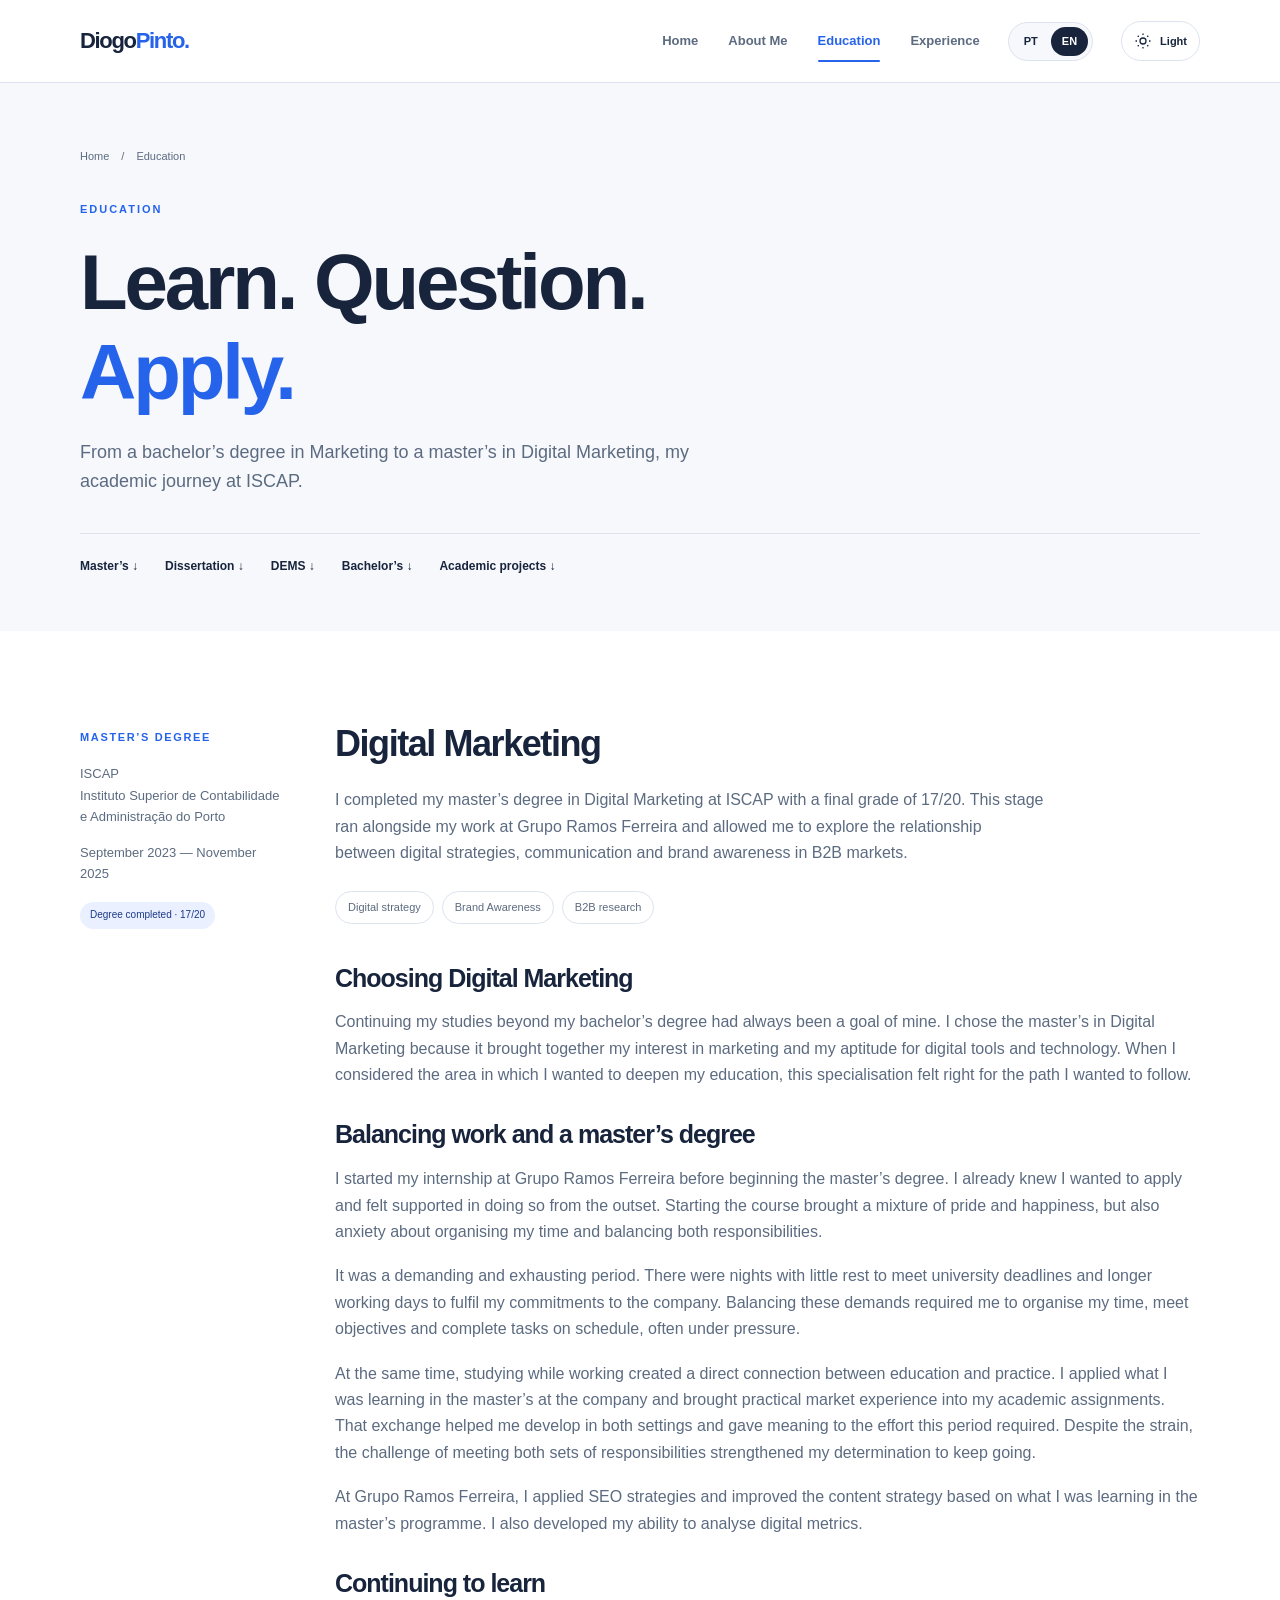
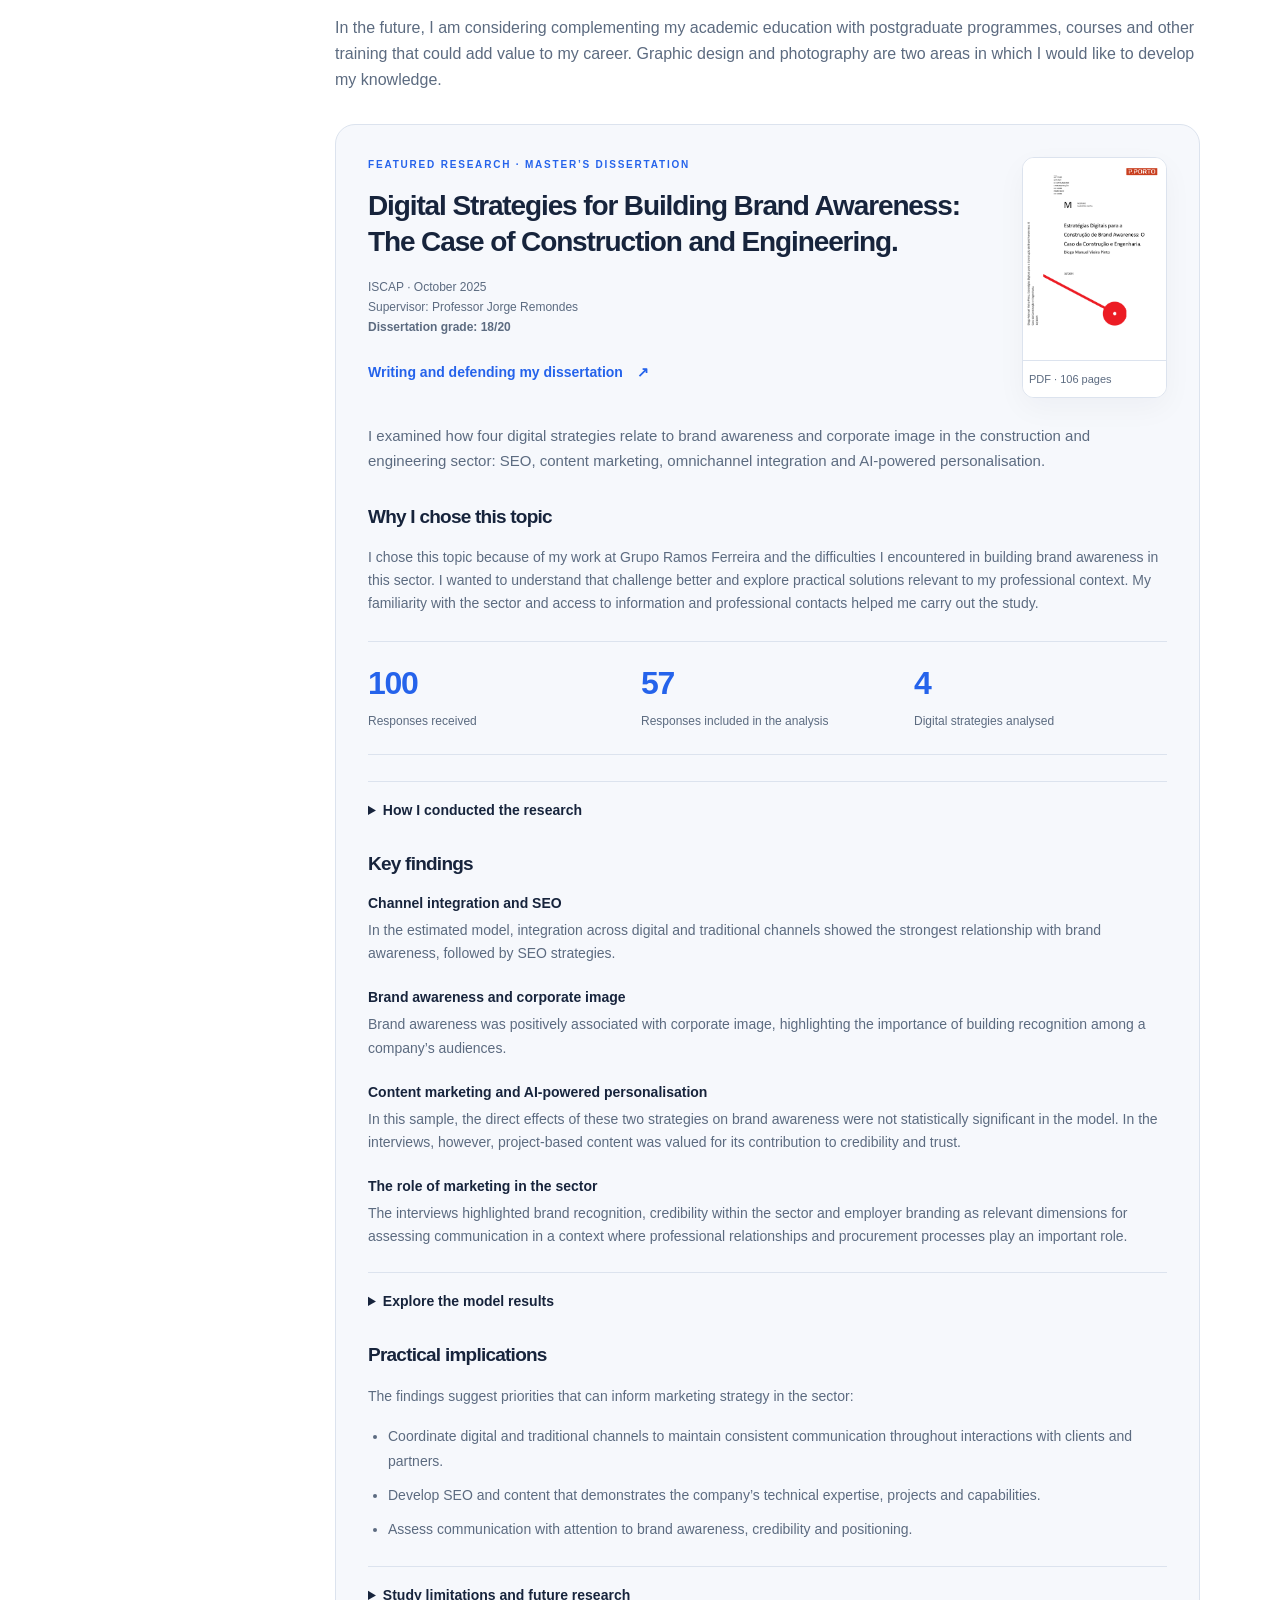
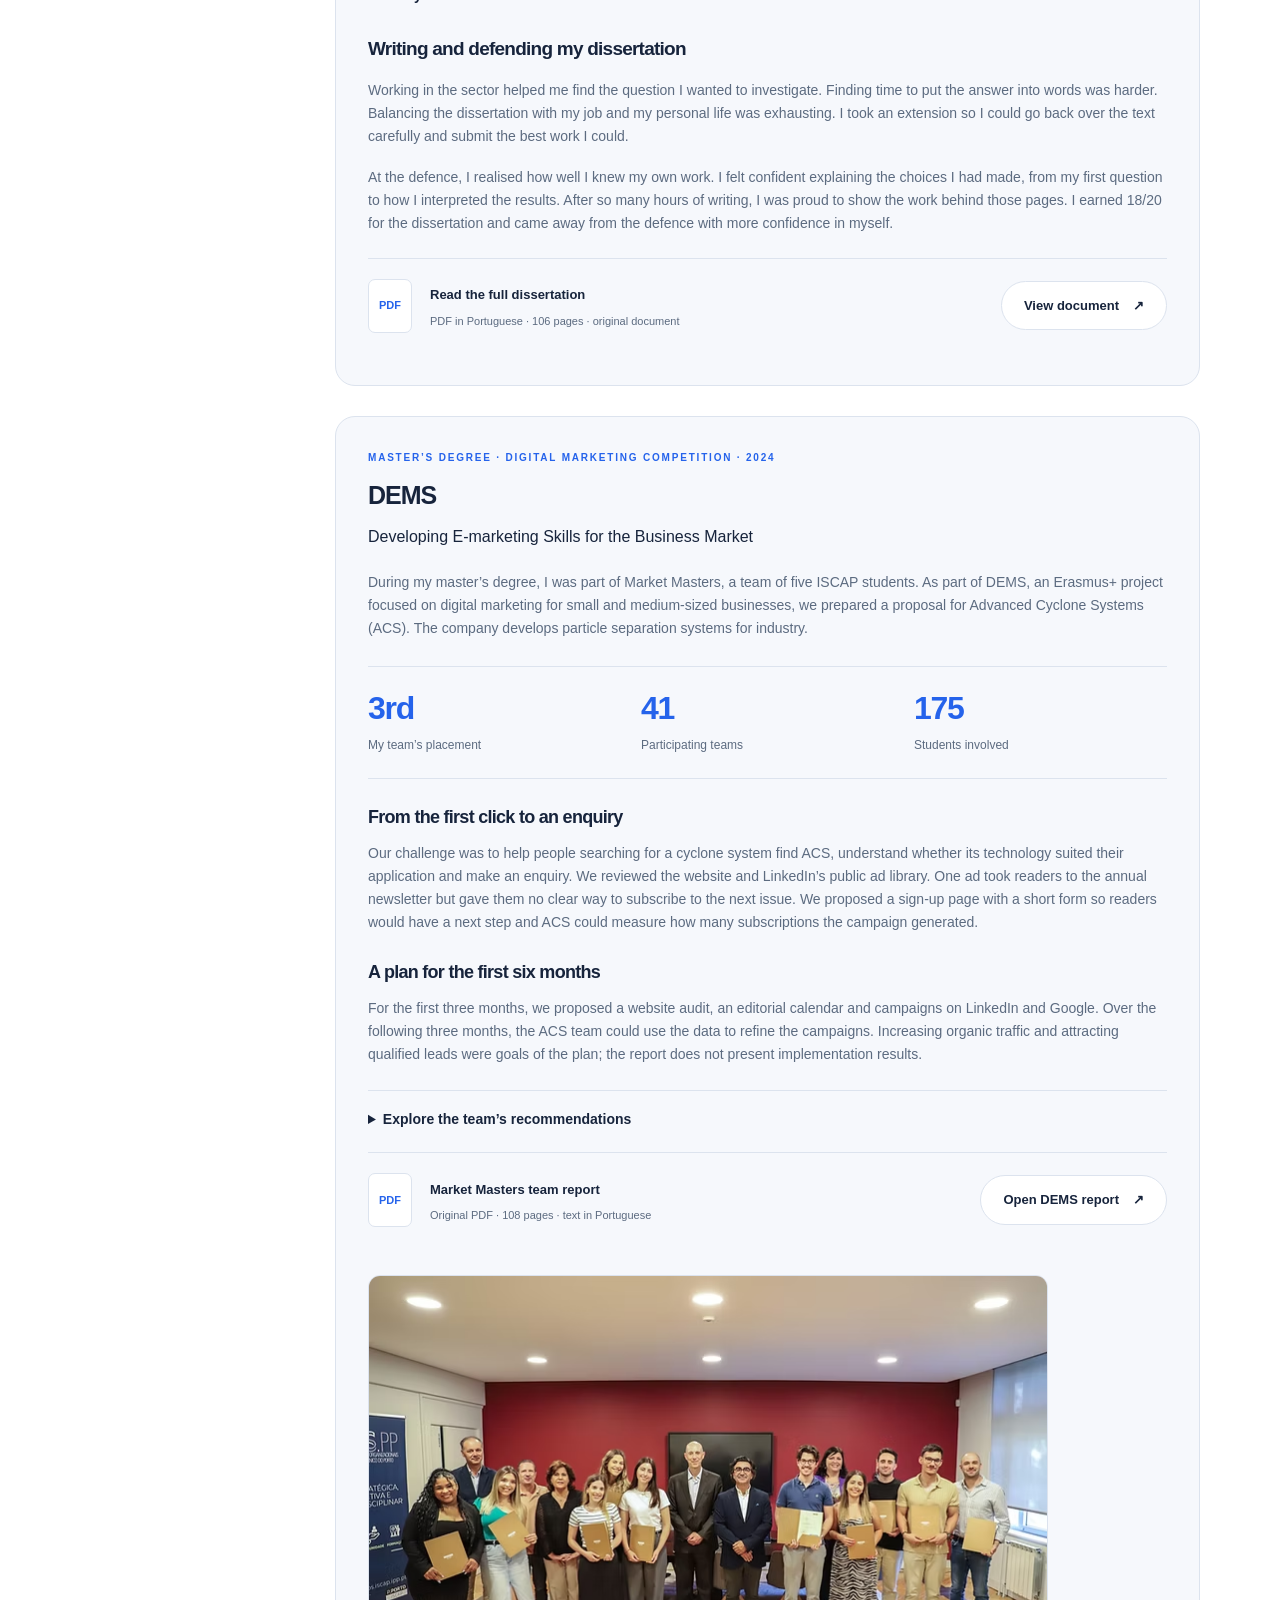
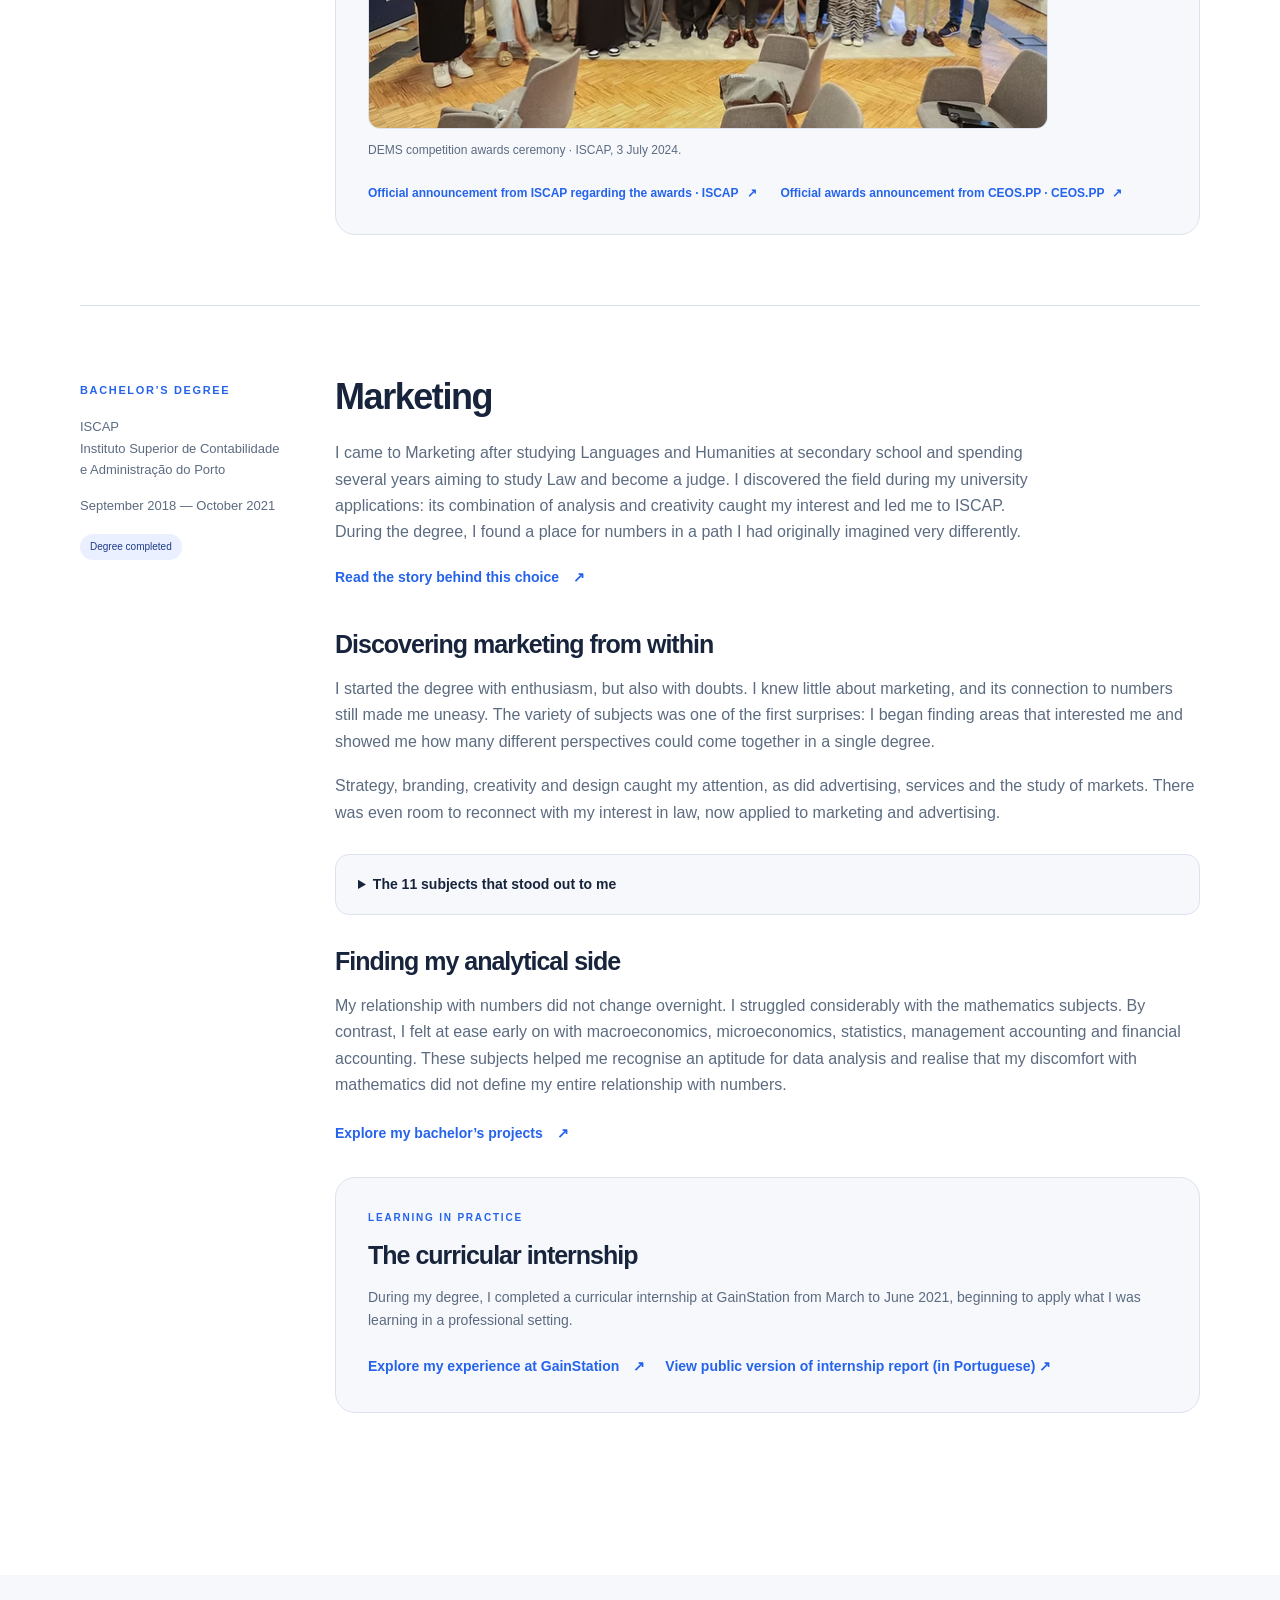
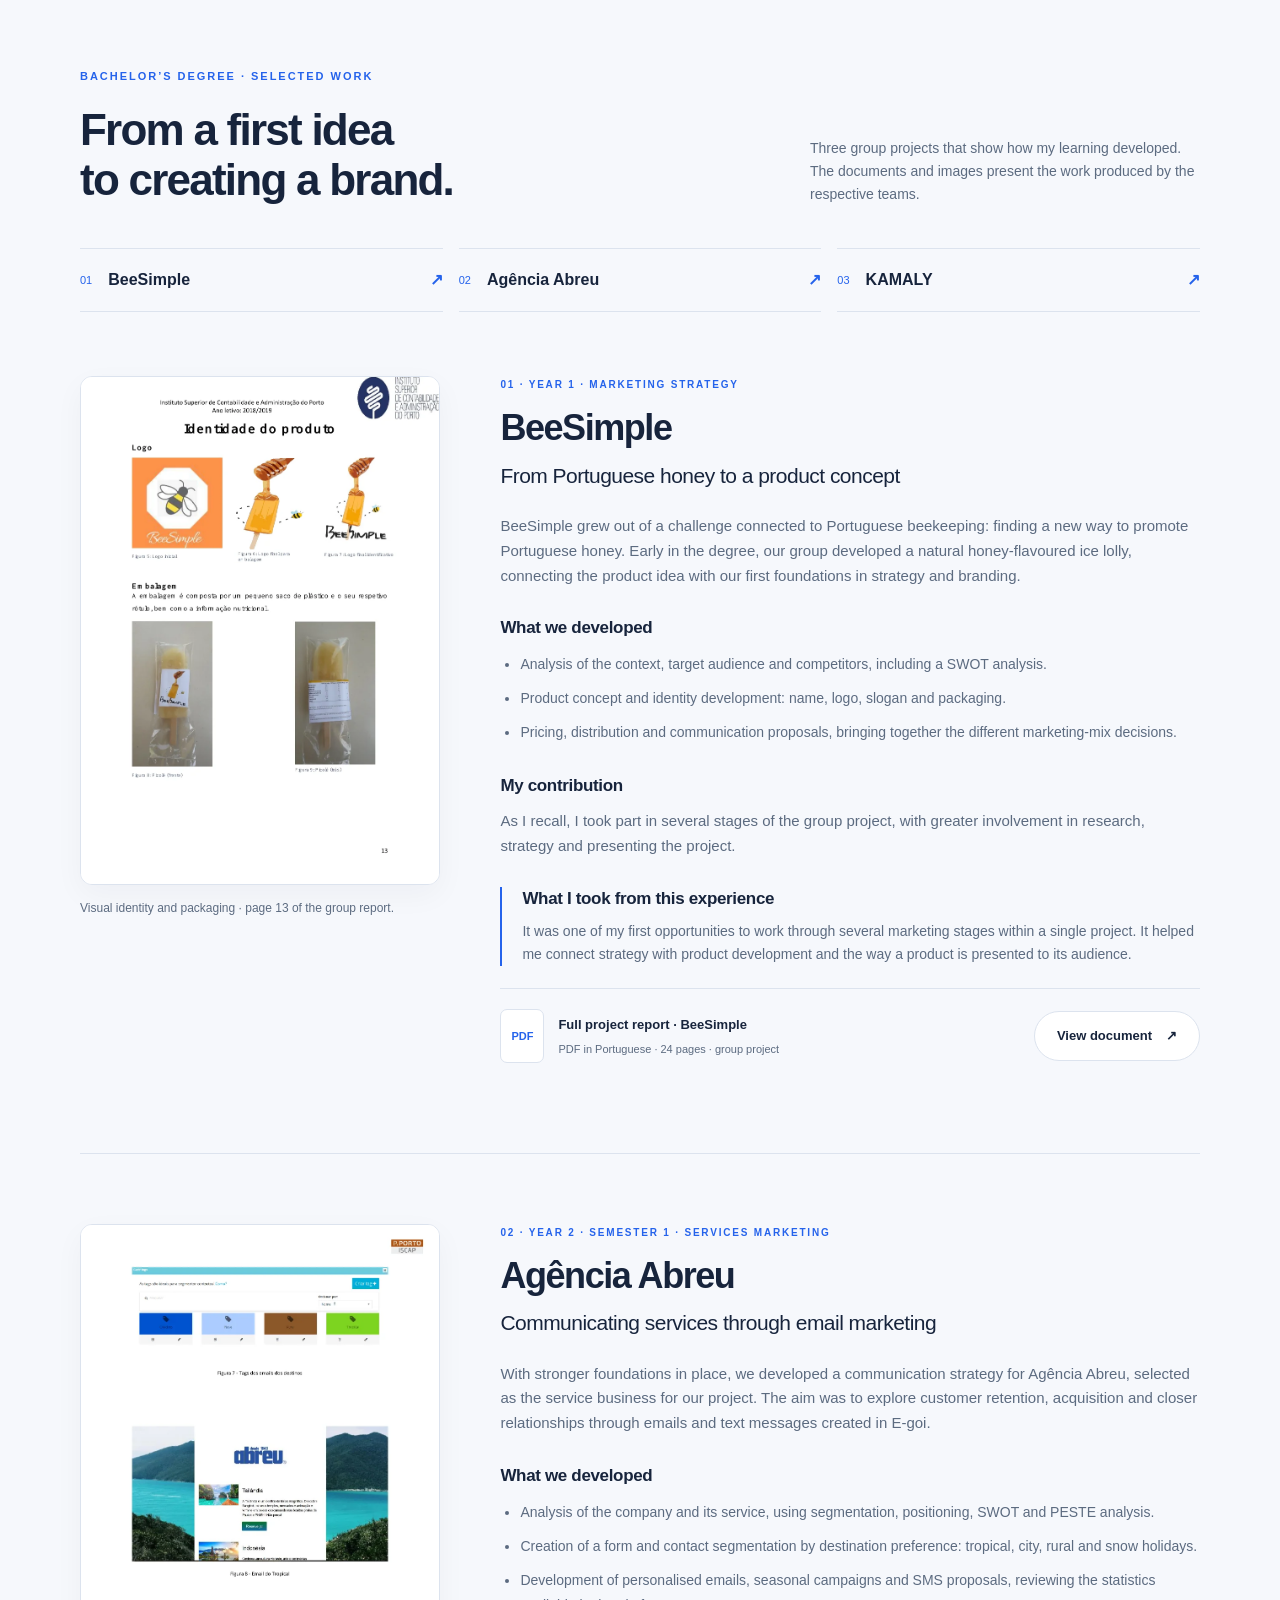
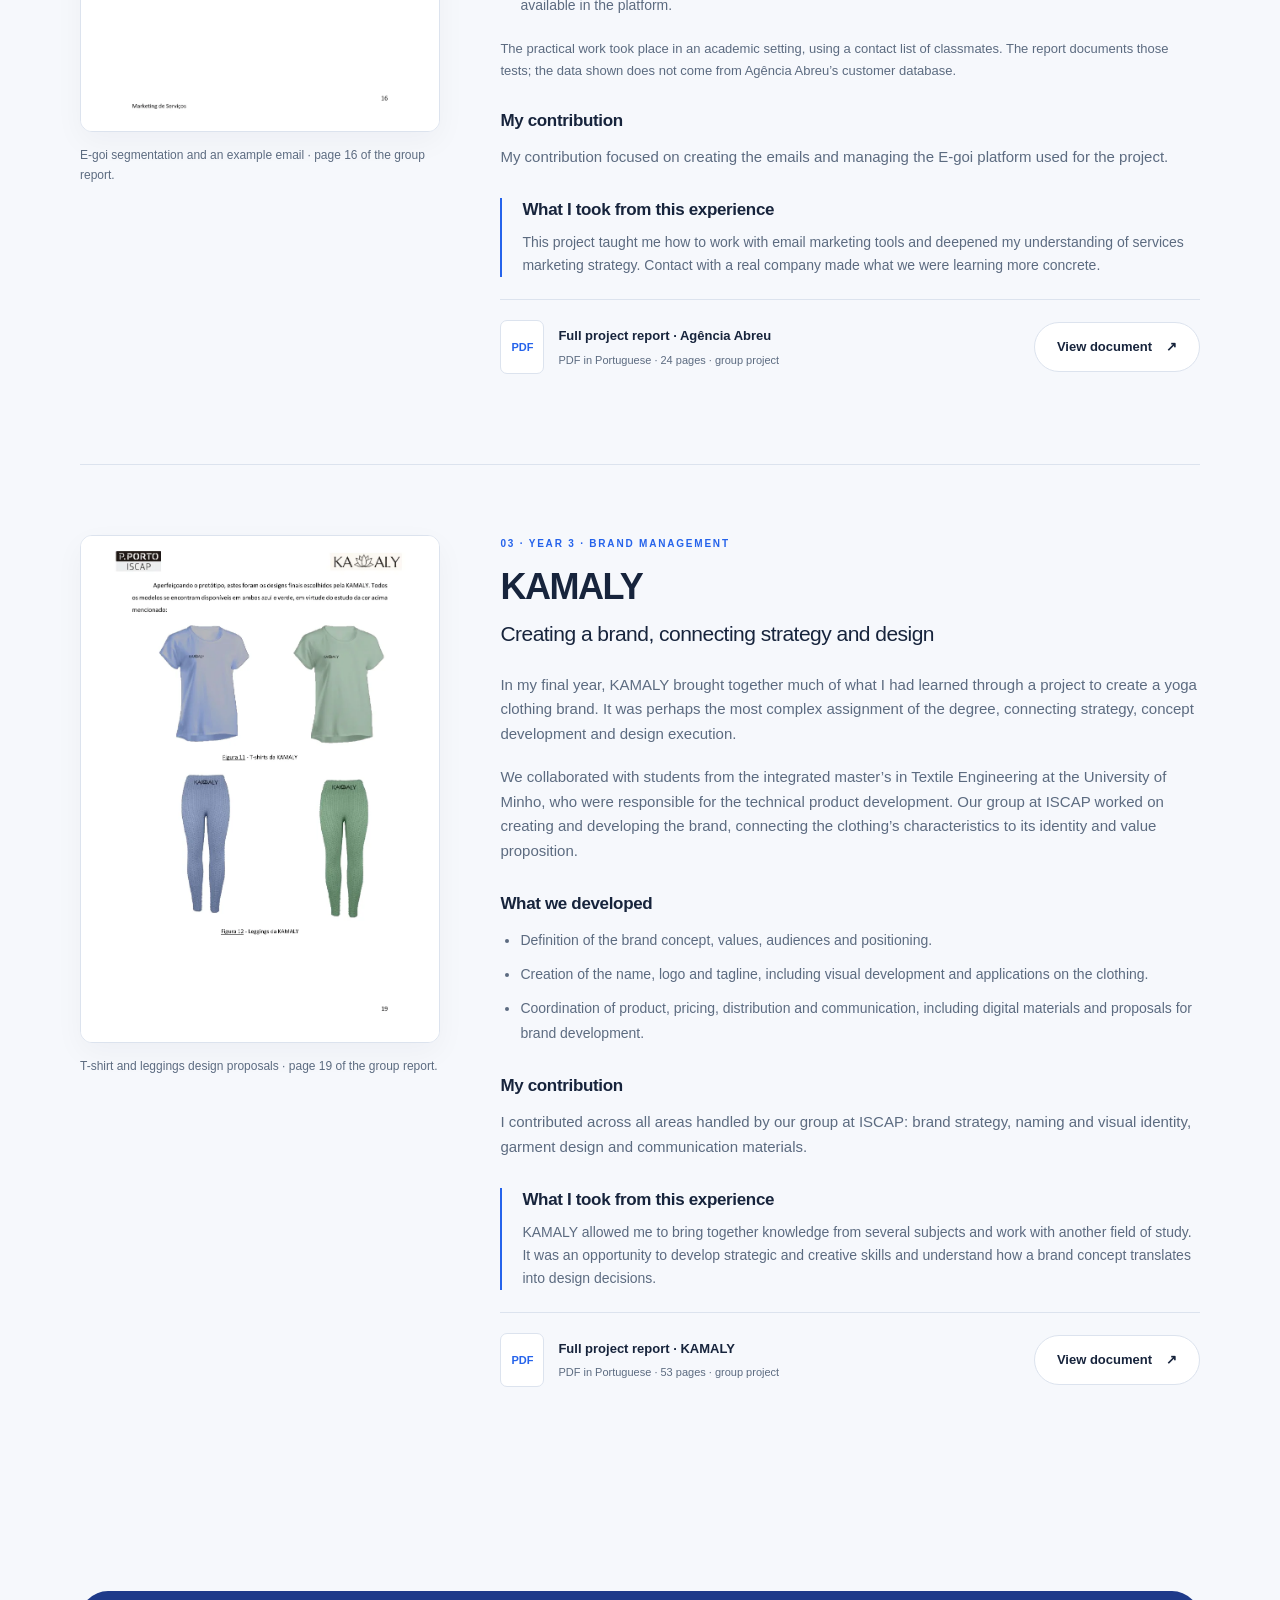
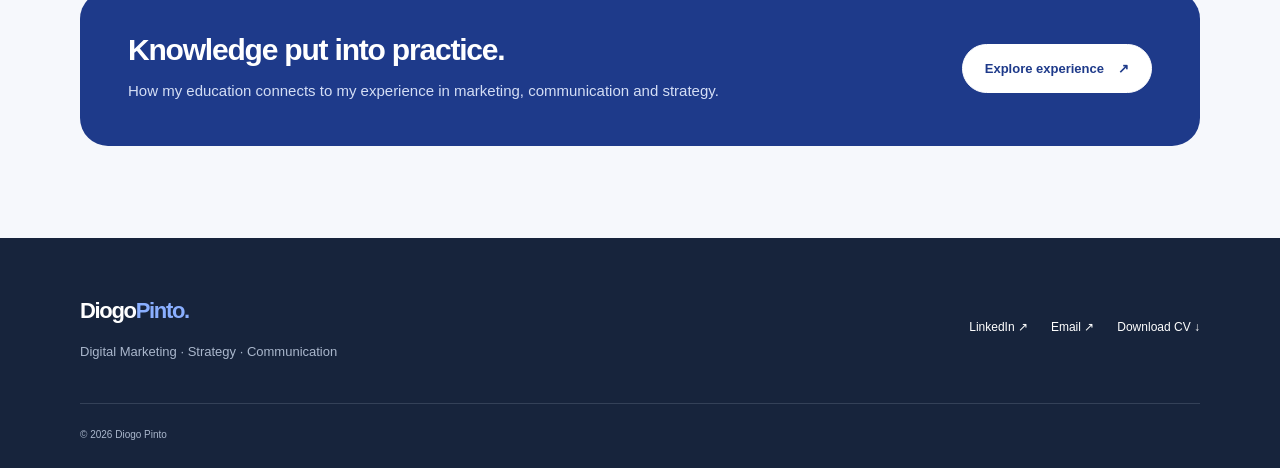
<file: en/formacao.html>
<!DOCTYPE html>

<!-- Conteúdo editável. Mantém os IDs das secções: são usados pela timeline e pelo seletor de idioma. -->
<html lang="en"><head><meta charset="utf-8"/><meta content="width=device-width, initial-scale=1" name="viewport"/><title>Diogo Pinto | Education</title><meta content="Explore Diogo Pinto’s academic background at ISCAP, including a Bachelor’s in Marketing, a Master’s in Digital Marketing, B2B research and selected projects." name="description"/><meta content="#2563eb" name="theme-color"/><link href="https://diogopinto44.github.io/en/formacao.html" rel="canonical"/><link href="https://diogopinto44.github.io/pt/formacao.html" hreflang="pt-PT" rel="alternate"/><link href="https://diogopinto44.github.io/en/formacao.html" hreflang="en" rel="alternate"/><link href="https://diogopinto44.github.io/pt/formacao.html" hreflang="x-default" rel="alternate"/><meta content="Diogo Pinto | Education" property="og:title"/><meta content="Explore Diogo Pinto’s academic background at ISCAP, including a Bachelor’s in Marketing, a Master’s in Digital Marketing, B2B research and selected projects." property="og:description"/><meta content="website" property="og:type"/><meta content="https://diogopinto44.github.io/en/formacao.html" property="og:url"/><meta content="en_GB" property="og:locale"/><link href="../assets/images/favicon.svg" rel="icon" type="image/svg+xml"/><script src="../assets/js/theme.js"></script><link href="../assets/css/style.css" rel="stylesheet"/><link href="../assets/css/theme.css" rel="stylesheet"/><script defer="" src="../assets/js/config.js"></script><script data-main="" defer="" src="../assets/js/main.js"></script><meta content="https://diogopinto44.github.io/assets/images/og/portfolio-diogo.jpg" property="og:image"/>
<meta content="image/jpeg" property="og:image:type"/>
<meta content="1200" property="og:image:width"/>
<meta content="630" property="og:image:height"/>
<meta content="Diogo Pinto — Digital Marketing, Strategy and Communication" property="og:image:alt"/>
<meta content="summary_large_image" name="twitter:card"/>
<meta content="Diogo Pinto | Education" name="twitter:title"/>
<meta content="Explore Diogo Pinto’s academic background at ISCAP, including a Bachelor’s in Marketing, a Master’s in Digital Marketing, B2B research and selected projects." name="twitter:description"/>
<meta content="https://diogopinto44.github.io/assets/images/og/portfolio-diogo.jpg" name="twitter:image"/>
</head>
<body><a class="skip" href="#main">Skip to content</a><header class="site-header"><div class="wrap header-row"><a aria-label="Diogo Pinto — Home" class="logo" href="index.html">Diogo<span>Pinto</span><span class="blue">.</span></a><nav aria-label="Main navigation" class="nav-links" id="primary-nav"><a href="index.html">Home</a><a href="sobre.html">About Me</a><a aria-current="page" href="formacao.html">Education</a><a href="experiencia.html">Experience</a></nav><nav aria-label="Choose language" class="languages"><a aria-current="false" aria-label="Português" data-language="" href="../pt/formacao.html" hreflang="pt" lang="pt">PT</a><a aria-current="true" aria-label="English" data-language="" href="../en/formacao.html" hreflang="en" lang="en">EN</a></nav><button aria-label="Dark mode" aria-pressed="false" class="theme-toggle" data-theme-toggle="" hidden="" title="Switch to dark mode" type="button"><svg aria-hidden="true" class="icon-sun" viewbox="0 0 24 24"><circle cx="12" cy="12" r="4"></circle><path d="M12 2v2m0 16v2M2 12h2m16 0h2M4.93 4.93l1.42 1.42m11.3 11.3 1.42 1.42M4.93 19.07l1.42-1.42m11.3-11.3 1.42-1.42"></path></svg><svg aria-hidden="true" class="icon-moon" viewbox="0 0 24 24"><path d="M20.5 13.1A8.5 8.5 0 0 1 10.9 3.5a8.5 8.5 0 1 0 9.6 9.6Z"></path></svg><span data-theme-label="">Light</span></button><button aria-controls="primary-nav" aria-expanded="false" aria-label="Navigation menu" class="menu-toggle" type="button"><span class="menu-label">Menu</span> <span aria-hidden="true">☰</span></button></div></header><noscript><style>@media(max-width:860px){.header-row{flex-wrap:wrap;height:auto;padding-block:15px}.nav-links{display:flex;position:static;width:100%;order:4;box-shadow:none;border:0;padding:0;flex-wrap:wrap;gap:16px}.nav-links>a{padding:4px 0}.menu-toggle{display:none}}</style><p class="noscript">Navigation works without JavaScript. Configured galleries, contacts and documents require JavaScript.</p></noscript><main id="main"><section class="page-hero"><div class="wrap"><div class="breadcrumb"><a href="index.html">Home</a><span aria-hidden="true">/</span><span>Education</span></div><span class="eyebrow">Education</span><h1>Learn. Question.<br/><span class="blue">Apply.</span></h1><p class="subhead">From a bachelor’s degree in Marketing to a master’s in Digital Marketing, my academic journey at ISCAP.</p><nav aria-label="Sections on this page" class="page-index"><a href="#mestrado">Master’s <span aria-hidden="true">↓</span></a><a href="#dissertacao">Dissertation <span aria-hidden="true">↓</span></a><a href="#dems">DEMS <span aria-hidden="true">↓</span></a><a href="#licenciatura">Bachelor’s <span aria-hidden="true">↓</span></a><a href="#projetos-academicos">Academic projects <span aria-hidden="true">↓</span></a></nav></div></section><section class="section white"><div class="wrap"><article class="degree" id="mestrado"><aside class="degree-aside"><span class="label">Master’s degree</span><p>ISCAP<br/>Instituto Superior de Contabilidade e Administração do Porto</p><p>September 2023 — November 2025</p><span class="status">Degree completed · 17/20</span></aside><div class="degree-main"><h2>Digital Marketing</h2><p>I completed my master’s degree in Digital Marketing at ISCAP with a final grade of 17/20. This stage ran alongside my work at Grupo Ramos Ferreira and allowed me to explore the relationship between digital strategies, communication and brand awareness in B2B markets.</p><div class="tags"><span class="tag">Digital strategy</span><span class="tag">Brand Awareness</span><span class="tag">B2B research</span></div><section class="degree-story" id="escolha-mestrado">
<h3>Choosing Digital Marketing</h3>
<p>Continuing my studies beyond my bachelor’s degree had always been a goal of mine. I chose the master’s in Digital Marketing because it brought together my interest in marketing and my aptitude for digital tools and technology. When I considered the area in which I wanted to deepen my education, this specialisation felt right for the path I wanted to follow.</p>
<h3 id="conciliar-estudos-trabalho">Balancing work and a master’s degree</h3>
<p>I started my internship at Grupo Ramos Ferreira before beginning the master’s degree. I already knew I wanted to apply and felt supported in doing so from the outset. Starting the course brought a mixture of pride and happiness, but also anxiety about organising my time and balancing both responsibilities.</p>
<p>It was a demanding and exhausting period. There were nights with little rest to meet university deadlines and longer working days to fulfil my commitments to the company. Balancing these demands required me to organise my time, meet objectives and complete tasks on schedule, often under pressure.</p>
<p>At the same time, studying while working created a direct connection between education and practice. I applied what I was learning in the master’s at the company and brought practical market experience into my academic assignments. That exchange helped me develop in both settings and gave meaning to the effort this period required. Despite the strain, the challenge of meeting both sets of responsibilities strengthened my determination to keep going.</p>
<p>At Grupo Ramos Ferreira, I applied SEO strategies and improved the content strategy based on what I was learning in the master’s programme. I also developed my ability to analyse digital metrics.</p>
<h3>Continuing to learn</h3>
<p>In the future, I am considering complementing my academic education with postgraduate programmes, courses and other training that could add value to my career. Graphic design and photography are two areas in which I would like to develop my knowledge.</p>
</section><section aria-labelledby="dissertacao-title" class="feature thesis-project" id="dissertacao">
<div class="thesis-overview"><div>
<span class="eyebrow">Featured research · Master’s dissertation</span>
<h3 id="dissertacao-title">Digital Strategies for Building Brand Awareness: The Case of Construction and Engineering.</h3>
<p class="thesis-meta">ISCAP · October 2025<br/>Supervisor: Professor Jorge Remondes<br/><strong>Dissertation grade: 18/20</strong></p>
<a class="text-link" href="#defesa-dissertacao">Writing and defending my dissertation <span aria-hidden="true">↗</span></a>
</div><figure class="thesis-cover"><button class="project-page-link" data-document="dissertation" type="button"><img alt="Open the full dissertation — cover of Diogo Pinto’s document." height="1200" loading="lazy" src="../assets/images/academic/dissertacao-capa.png" width="849"/><span>PDF · 106 pages</span></button></figure></div>
<p class="thesis-intro">I examined how four digital strategies relate to brand awareness and corporate image in the construction and engineering sector: SEO, content marketing, omnichannel integration and AI-powered personalisation.</p>
<h4>Why I chose this topic</h4>
<p>I chose this topic because of my work at Grupo Ramos Ferreira and the difficulties I encountered in building brand awareness in this sector. I wanted to understand that challenge better and explore practical solutions relevant to my professional context. My familiarity with the sector and access to information and professional contacts helped me carry out the study.</p>
<dl aria-label="The study in numbers" class="thesis-stats">
<div><dt>Responses received</dt><dd>100</dd></div>
<div><dt>Responses included in the analysis</dt><dd>57</dd></div>
<div><dt>Digital strategies analysed</dt><dd>4</dd></div>
</dl>
<details class="thesis-detail" id="metodologia-dissertacao"><summary>How I conducted the research</summary>
<p>I used a mixed-methods approach, combining semi-structured interviews with professionals from the sector and other B2B markets with an online questionnaire for construction and engineering companies. The questionnaire was administered between April and July 2025, after contacting more than 500 companies.</p>
<p>Of the 100 responses received, 57 met the inclusion criteria. I excluded 35 responses from companies without a marketing department or designated marketing professional, and a further 8 from companies that did not use digital marketing strategies.</p>
<p>The analysis combined thematic interpretation of the interviews with descriptive statistics and partial least squares structural equation modelling (PLS-SEM) in JASP. This approach brought professionals’ perspectives together with the patterns identified in the questionnaire.</p>
</details>
<h4>Key findings</h4>
<ul class="thesis-findings"><li><strong>Channel integration and SEO</strong><p>In the estimated model, integration across digital and traditional channels showed the strongest relationship with brand awareness, followed by SEO strategies.</p></li><li><strong>Brand awareness and corporate image</strong><p>Brand awareness was positively associated with corporate image, highlighting the importance of building recognition among a company’s audiences.</p></li><li><strong>Content marketing and AI-powered personalisation</strong><p>In this sample, the direct effects of these two strategies on brand awareness were not statistically significant in the model. In the interviews, however, project-based content was valued for its contribution to credibility and trust.</p></li><li><strong>The role of marketing in the sector</strong><p>The interviews highlighted brand recognition, credibility within the sector and employer branding as relevant dimensions for assessing communication in a context where professional relationships and procurement processes play an important role.</p></li></ul>
<details class="thesis-detail" id="modelo-dissertacao"><summary>Explore the model results</summary>
<table class="thesis-table"><caption>Standardised coefficients reported in the dissertation, based on the 57 included responses.</caption><thead><tr><th scope="col">Relationship analysed</th><th scope="col">β</th></tr></thead><tbody><tr><th scope="row">Omnichannel integration → Brand Awareness</th><td>0.614</td></tr><tr><th scope="row">SEO → Brand Awareness</th><td>0.338</td></tr><tr><th scope="row">Content marketing → Brand Awareness</th><td>0.060</td></tr><tr><th scope="row">AI-powered personalisation → Brand Awareness</th><td>−0.028</td></tr><tr><th scope="row">Brand Awareness → Corporate image</th><td>0.643</td></tr></tbody></table>
<p>The model reported R² = 0.531 for Brand Awareness and R² = 0.413 for Image, corresponding to 53.1% and 41.3% of explained variance, respectively. These values describe the model estimated for this sample.</p>
</details>
<h4>Practical implications</h4>
<p>The findings suggest priorities that can inform marketing strategy in the sector:</p>
<ul class="thesis-implications">
<li>Coordinate digital and traditional channels to maintain consistent communication throughout interactions with clients and partners.</li>
<li>Develop SEO and content that demonstrates the company’s technical expertise, projects and capabilities.</li>
<li>Assess communication with attention to brand awareness, credibility and positioning.</li>
</ul>
<details class="thesis-detail" id="limites-dissertacao"><summary>Study limitations and future research</summary>
<p>The analysis used a convenience sample of companies in Portugal that already had a marketing department or designated marketing professional and used digital strategies. It included both exclusively B2B organisations and companies serving B2B and B2C markets. The study did not track effects over time, and its findings should be interpreted in the context of this sample.</p>
<p>The dissertation proposes extending the research to other markets, tracking the evolution of strategies over time and exploring the role of resources, team training and digital maturity.</p>
</details>
<h4 id="defesa-dissertacao">Writing and defending my dissertation</h4>
<p>Working in the sector helped me find the question I wanted to investigate. Finding time to put the answer into words was harder. Balancing the dissertation with my job and my personal life was exhausting. I took an extension so I could go back over the text carefully and submit the best work I could.</p>
<p>At the defence, I realised how well I knew my own work. I felt confident explaining the choices I had made, from my first question to how I interpreted the results. After so many hours of writing, I was proud to show the work behind those pages. I earned 18/20 for the dissertation and came away from the defence with more confidence in myself.</p>
<div class="document-row"><span aria-hidden="true" class="document-icon">PDF</span><div class="document-info"><strong>Read the full dissertation</strong><p>PDF in Portuguese · 106 pages · original document</p></div><button class="button secondary" data-document="dissertation" type="button">View document <span aria-hidden="true">↗</span></button></div>
</section><section aria-labelledby="-title" class="feature dems-project" id="dems">
<span class="eyebrow">Master’s degree · Digital Marketing Competition · 2024</span>
<h3 id="dems-title">DEMS</h3>
<p class="dems-fullname">Developing E-marketing Skills for the Business Market</p>
<p>During my master’s degree, I was part of Market Masters, a team of five ISCAP students. As part of DEMS, an Erasmus+ project focused on digital marketing for small and medium-sized businesses, we prepared a proposal for Advanced Cyclone Systems (ACS). The company develops particle separation systems for industry.</p>
<dl aria-label="Competition results at ISCAP" class="dems-results">
<div><dt>My team’s placement</dt><dd>3rd</dd></div>
<div><dt>Participating teams</dt><dd>41</dd></div>
<div><dt>Students involved</dt><dd>175</dd></div>
</dl>
<h4>From the first click to an enquiry</h4>
<p>Our challenge was to help people searching for a cyclone system find ACS, understand whether its technology suited their application and make an enquiry. We reviewed the website and LinkedIn’s public ad library. One ad took readers to the annual newsletter but gave them no clear way to subscribe to the next issue. We proposed a sign-up page with a short form so readers would have a next step and ACS could measure how many subscriptions the campaign generated.</p>
<h4>A plan for the first six months</h4>
<p>For the first three months, we proposed a website audit, an editorial calendar and campaigns on LinkedIn and Google. Over the following three months, the ACS team could use the data to refine the campaigns. Increasing organic traffic and attracting qualified leads were goals of the plan; the report does not present implementation results.</p>
<details class="dems-detail" id="proposta-dems"><summary>Explore the team’s recommendations</summary><ul class="dems-examples"><li><strong>Organic search and website performance</strong><p>Our Lighthouse audit showed that the website could load faster on mobile. We recommended reducing image sizes and rewriting the homepage headings and copy to better match searches such as “cyclone system”.</p></li><li><strong>Social media and content</strong><p>We compared how ACS and three competitors communicated online. One idea we proposed was “Feedback Talks”: a monthly feature in which a customer would share their experience, with excerpts from their account presented as a social media carousel.</p></li><li><strong>Email marketing</strong><p>We proposed grouping contacts by interest and testing two subject lines for the same email. Open and click rates would help the team choose subject lines and content for future emails.</p></li><li><strong>Automation and artificial intelligence</strong><p>We explored how a virtual assistant could answer common questions about the separation systems and identify visitors who needed to speak to the ACS team.</p></li></ul></details>
<div class="document-row"><span aria-hidden="true" class="document-icon">PDF</span><div class="document-info"><strong>Market Masters team report</strong><p>Original PDF · 108 pages · text in Portuguese</p></div><a class="button secondary" data-document="dems" href="../assets/documents/DEMS_Advanced_Cyclone_Systems.pdf" rel="noopener" target="_blank">Open DEMS report <span aria-hidden="true">↗</span></a></div>
<figure class="dems-photo">
<img alt="Group photograph at the DEMS awards ceremony, with participants holding certificates." height="453" loading="lazy" src="../assets/images/academic/dems-premios.png" width="680"/>
<figcaption>DEMS competition awards ceremony · ISCAP, 3 July 2024.</figcaption>
</figure>
<nav aria-label="DEMS sources and further information" class="dems-sources">
<a class="text-link" href="https://www.iscap.ipp.pt/destaques-1/noticias/entrega-dos-premios-da-competicao-em-marketing-digital-do-projeto-dems?utm_source=chatgpt.com" rel="noopener noreferrer" target="_blank">Official announcement from ISCAP regarding the awards · ISCAP <span aria-hidden="true">↗</span></a>
<a class="text-link" href="https://ceos.iscap.ipp.pt/post/pr%C3%A9mios-do-projeto-dems" rel="noopener noreferrer" target="_blank">Official awards announcement from CEOS.PP · CEOS.PP <span aria-hidden="true">↗</span></a>
</nav>
</section></div></article><article class="degree" id="licenciatura"><aside class="degree-aside"><span class="label">Bachelor’s degree</span><p>ISCAP<br/>Instituto Superior de Contabilidade e Administração do Porto</p><p>September 2018 — October 2021</p><span class="status">Degree completed</span></aside><div class="degree-main"><h2>Marketing</h2><p>I came to Marketing after studying Languages and Humanities at secondary school and spending several years aiming to study Law and become a judge. I discovered the field during my university applications: its combination of analysis and creativity caught my interest and led me to ISCAP. During the degree, I found a place for numbers in a path I had originally imagined very differently.</p><a class="text-link" href="sobre.html#novos-caminhos">Read the story behind this choice <span aria-hidden="true">↗</span></a><section class="degree-story" id="descobrir-o-marketing">
<h3>Discovering marketing from within</h3>
<p>I started the degree with enthusiasm, but also with doubts. I knew little about marketing, and its connection to numbers still made me uneasy. The variety of subjects was one of the first surprises: I began finding areas that interested me and showed me how many different perspectives could come together in a single degree.</p>
<p>Strategy, branding, creativity and design caught my attention, as did advertising, services and the study of markets. There was even room to reconnect with my interest in law, now applied to marketing and advertising.</p>
<details class="course-list"><summary>The 11 subjects that stood out to me</summary><ul><li>Strategic Marketing</li><li>Design Management</li><li>Creativity and Innovation in Marketing</li><li>Digital Marketing</li><li>Distribution Marketing</li><li>Advertising</li><li>Marketing and Advertising Law</li><li>Brand Management</li><li>Market Research</li><li>Quality Management</li><li>Services Marketing</li></ul></details>
<h3>Finding my analytical side</h3>
<p>My relationship with numbers did not change overnight. I struggled considerably with the mathematics subjects. By contrast, I felt at ease early on with macroeconomics, microeconomics, statistics, management accounting and financial accounting. These subjects helped me recognise an aptitude for data analysis and realise that my discomfort with mathematics did not define my entire relationship with numbers.</p>
<a class="text-link" href="formacao.html#projetos-academicos">Explore my bachelor’s projects <span aria-hidden="true">↗</span></a>
</section><section class="feature"><span class="eyebrow">Learning in practice</span><h3>The curricular internship</h3><p>During my degree, I completed a curricular internship at GainStation from March to June 2021, beginning to apply what I was learning in a professional setting.</p><a class="text-link" href="experiencia.html#gainstation">Explore my experience at GainStation <span aria-hidden="true">↗</span></a><a class="text-link internship-report-link" href="../assets/documents/Relatorio_Estagio_GainStation_Diogo_Pinto_Publico.pdf" rel="noopener" target="_blank">View public version of internship report (in Portuguese) ↗</a></section></div></article></div></section><section class="section academic-projects" id="projetos-academicos"><div class="wrap"><div class="section-heading"><div><span class="eyebrow">Bachelor’s degree · Selected work</span><h2>From a first idea<br/>to creating a brand.</h2></div><p>Three group projects that show how my learning developed. The documents and images present the work produced by the respective teams.</p></div><nav aria-label="Bachelor’s projects" class="project-index"><a href="#beesimple"><span>01</span> BeeSimple <span aria-hidden="true">↗</span></a><a href="#abreu"><span>02</span> Agência Abreu <span aria-hidden="true">↗</span></a><a href="#kamaly"><span>03</span> KAMALY <span aria-hidden="true">↗</span></a></nav><article aria-labelledby="beesimple-title" class="academic-case" id="beesimple">
<figure class="project-figure"><button class="project-page-link" data-document="beesimple" type="button"><img alt="BeeSimple project page showing the logo development and photographs of the honey ice lolly packaging." height="1200" loading="lazy" src="../assets/images/academic/beesimple.webp" width="849"/></button><figcaption>Visual identity and packaging · page 13 of the group report.</figcaption></figure>
<div class="project-copy"><span class="eyebrow">01 · Year 1 · Marketing strategy</span><h3 id="beesimple-title">BeeSimple</h3><p class="project-subtitle">From Portuguese honey to a product concept</p><p>BeeSimple grew out of a challenge connected to Portuguese beekeeping: finding a new way to promote Portuguese honey. Early in the degree, our group developed a natural honey-flavoured ice lolly, connecting the product idea with our first foundations in strategy and branding.</p>
<h4>What we developed</h4><ul class="project-work"><li>Analysis of the context, target audience and competitors, including a SWOT analysis.</li><li>Product concept and identity development: name, logo, slogan and packaging.</li><li>Pricing, distribution and communication proposals, bringing together the different marketing-mix decisions.</li></ul><h4>My contribution</h4><p>As I recall, I took part in several stages of the group project, with greater involvement in research, strategy and presenting the project.</p>
<div class="project-learning"><h4>What I took from this experience</h4><p>It was one of my first opportunities to work through several marketing stages within a single project. It helped me connect strategy with product development and the way a product is presented to its audience.</p></div>
<div class="document-row"><span aria-hidden="true" class="document-icon">PDF</span><div class="document-info"><strong>Full project report · BeeSimple</strong><p>PDF in Portuguese · 24 pages · group project</p></div><button class="button secondary" data-document="beesimple" type="button">View document <span aria-hidden="true">↗</span></button></div></div>
</article><article aria-labelledby="abreu-title" class="academic-case" id="abreu">
<figure class="project-figure"><button class="project-page-link" data-document="abreu" type="button"><img alt="Agência Abreu project page showing destination segments in E-goi and a tropical travel email." height="1200" loading="lazy" src="../assets/images/academic/abreu.webp" width="849"/></button><figcaption>E-goi segmentation and an example email · page 16 of the group report.</figcaption></figure>
<div class="project-copy"><span class="eyebrow">02 · Year 2 · Semester 1 · Services Marketing</span><h3 id="abreu-title">Agência Abreu</h3><p class="project-subtitle">Communicating services through email marketing</p><p>With stronger foundations in place, we developed a communication strategy for Agência Abreu, selected as the service business for our project. The aim was to explore customer retention, acquisition and closer relationships through emails and text messages created in E-goi.</p>
<h4>What we developed</h4><ul class="project-work"><li>Analysis of the company and its service, using segmentation, positioning, SWOT and PESTE analysis.</li><li>Creation of a form and contact segmentation by destination preference: tropical, city, rural and snow holidays.</li><li>Development of personalised emails, seasonal campaigns and SMS proposals, reviewing the statistics available in the platform.</li></ul><p class="project-context">The practical work took place in an academic setting, using a contact list of classmates. The report documents those tests; the data shown does not come from Agência Abreu’s customer database.</p><h4>My contribution</h4><p>My contribution focused on creating the emails and managing the E-goi platform used for the project.</p>
<div class="project-learning"><h4>What I took from this experience</h4><p>This project taught me how to work with email marketing tools and deepened my understanding of services marketing strategy. Contact with a real company made what we were learning more concrete.</p></div>
<div class="document-row"><span aria-hidden="true" class="document-icon">PDF</span><div class="document-info"><strong>Full project report · Agência Abreu</strong><p>PDF in Portuguese · 24 pages · group project</p></div><button class="button secondary" data-document="abreu" type="button">View document <span aria-hidden="true">↗</span></button></div></div>
</article><article aria-labelledby="kamaly-title" class="academic-case" id="kamaly">
<figure class="project-figure"><button class="project-page-link" data-document="kamaly" type="button"><img alt="KAMALY project page showing blue and green T-shirt and leggings design proposals." height="1200" loading="lazy" src="../assets/images/academic/kamaly.webp" width="849"/></button><figcaption>T-shirt and leggings design proposals · page 19 of the group report.</figcaption></figure>
<div class="project-copy"><span class="eyebrow">03 · Year 3 · Brand Management</span><h3 id="kamaly-title">KAMALY</h3><p class="project-subtitle">Creating a brand, connecting strategy and design</p><p>In my final year, KAMALY brought together much of what I had learned through a project to create a yoga clothing brand. It was perhaps the most complex assignment of the degree, connecting strategy, concept development and design execution.</p><p>We collaborated with students from the integrated master’s in Textile Engineering at the University of Minho, who were responsible for the technical product development. Our group at ISCAP worked on creating and developing the brand, connecting the clothing’s characteristics to its identity and value proposition.</p>
<h4>What we developed</h4><ul class="project-work"><li>Definition of the brand concept, values, audiences and positioning.</li><li>Creation of the name, logo and tagline, including visual development and applications on the clothing.</li><li>Coordination of product, pricing, distribution and communication, including digital materials and proposals for brand development.</li></ul><h4>My contribution</h4><p>I contributed across all areas handled by our group at ISCAP: brand strategy, naming and visual identity, garment design and communication materials.</p>
<div class="project-learning"><h4>What I took from this experience</h4><p>KAMALY allowed me to bring together knowledge from several subjects and work with another field of study. It was an opportunity to develop strategic and creative skills and understand how a brand concept translates into design decisions.</p></div>
<div class="document-row"><span aria-hidden="true" class="document-icon">PDF</span><div class="document-info"><strong>Full project report · KAMALY</strong><p>PDF in Portuguese · 53 pages · group project</p></div><button class="button secondary" data-document="kamaly" type="button">View document <span aria-hidden="true">↗</span></button></div></div>
</article></div></section><section class="section"><div class="wrap"><div class="explore-banner"><div><h2>Knowledge put into practice.</h2><p>How my education connects to my experience in marketing, communication and strategy.</p></div><a class="button" href="experiencia.html">Explore experience <span aria-hidden="true">↗</span></a></div></div></section></main><footer class="site-footer" id="contacto"><div class="wrap"><div class="footer-main"><div><a class="logo" href="index.html">Diogo<span>Pinto.</span></a><p>Digital Marketing · Strategy · Communication</p></div><div class="footer-links"><button data-contact="linkedin" type="button">LinkedIn ↗</button><button data-contact="email" type="button">Email ↗</button><button data-cv="" type="button">Download CV ↓</button></div></div><div class="footer-bottom"><span>© <span data-year="">2026</span> Diogo Pinto</span></div></div></footer><dialog aria-labelledby="viewer-title" id="viewer"><div class="viewer-header"><h2 id="viewer-title">Gallery</h2><button aria-label="Close" class="viewer-close" type="button">×</button></div><div class="viewer-content"></div></dialog></body></html>
</file>
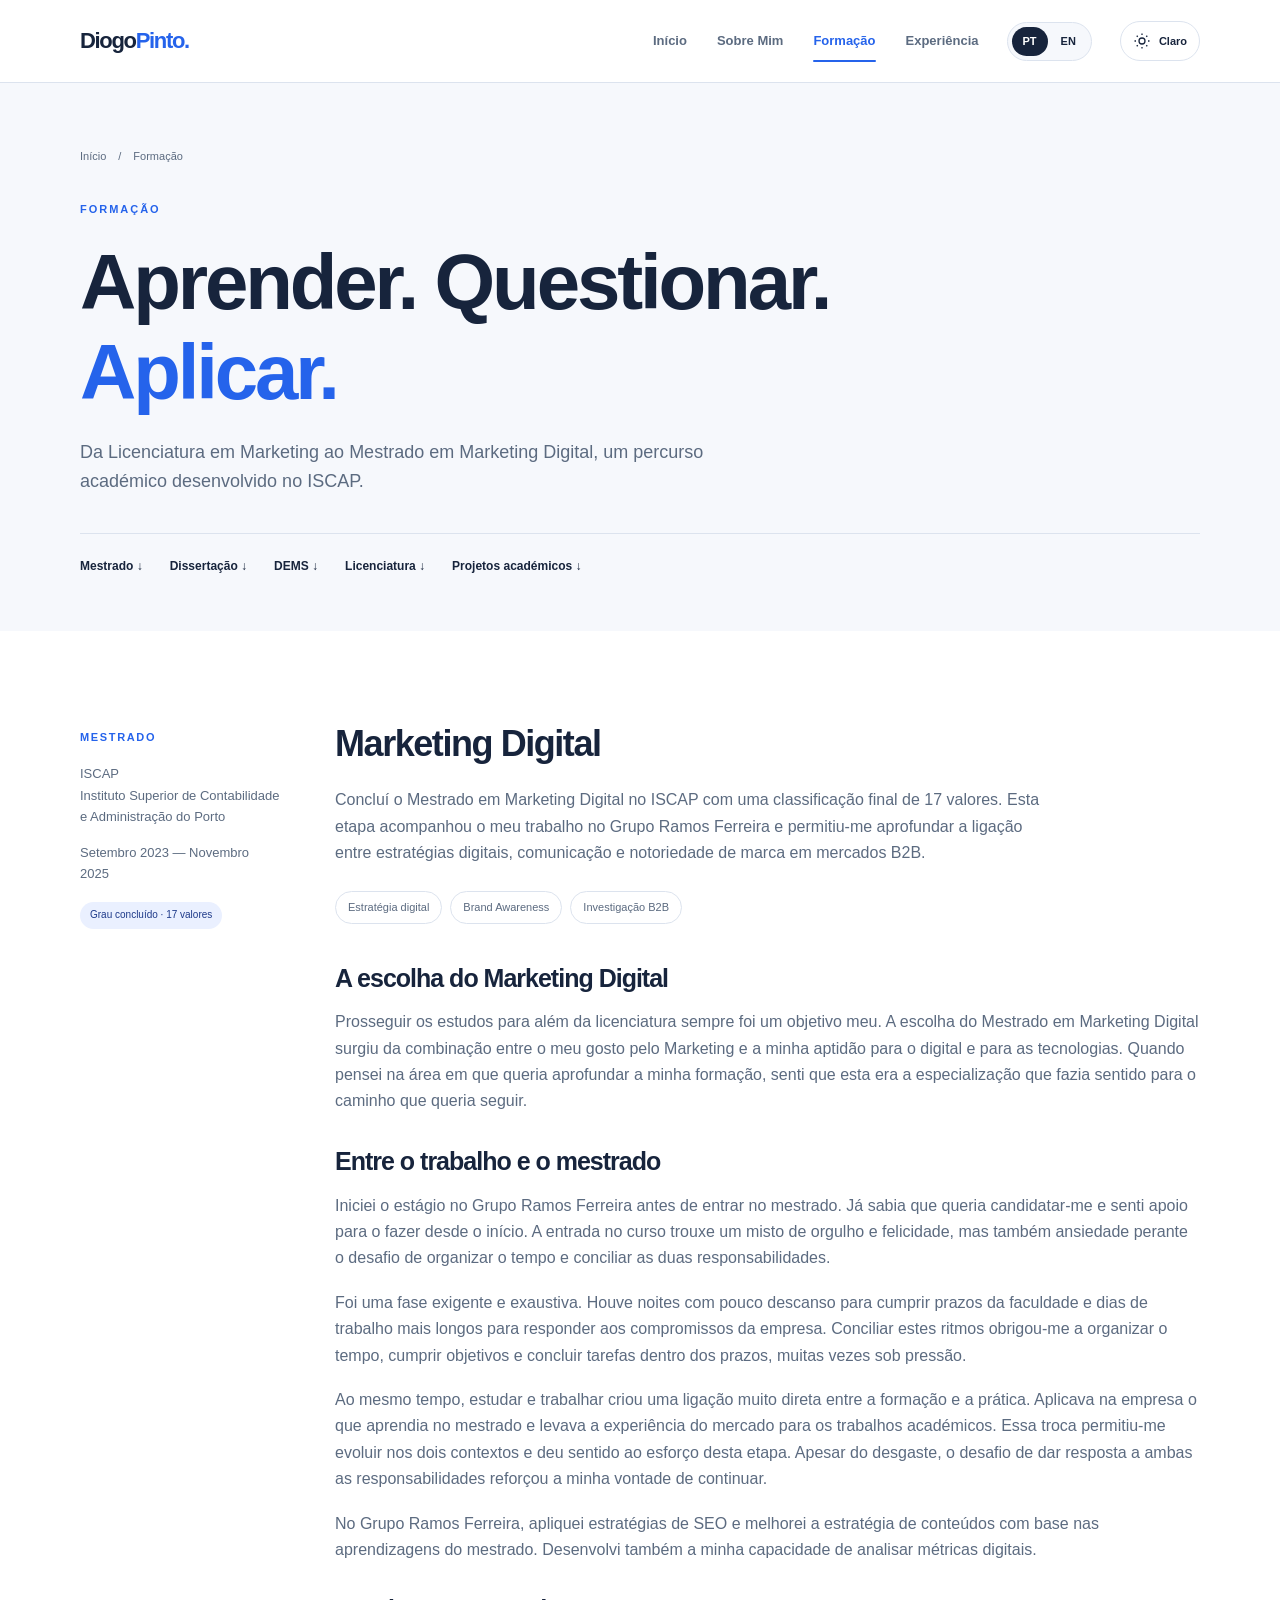
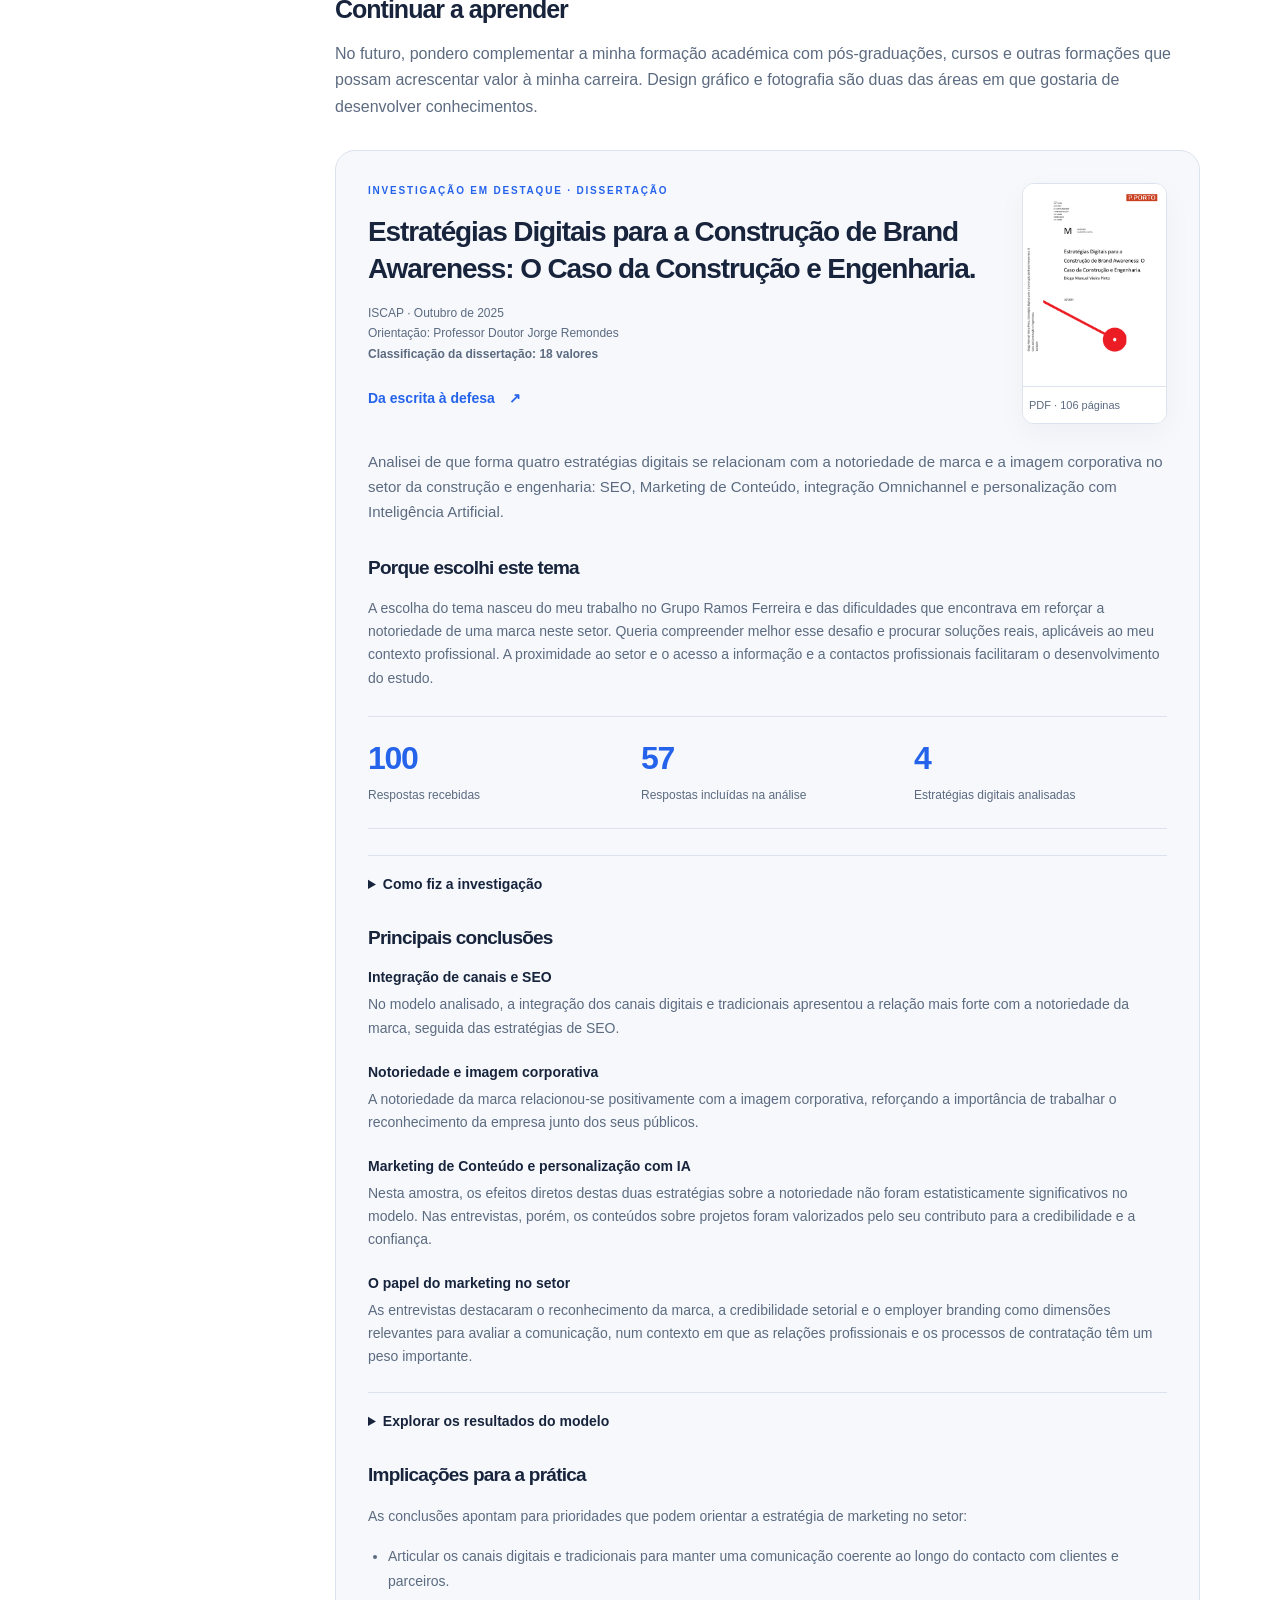
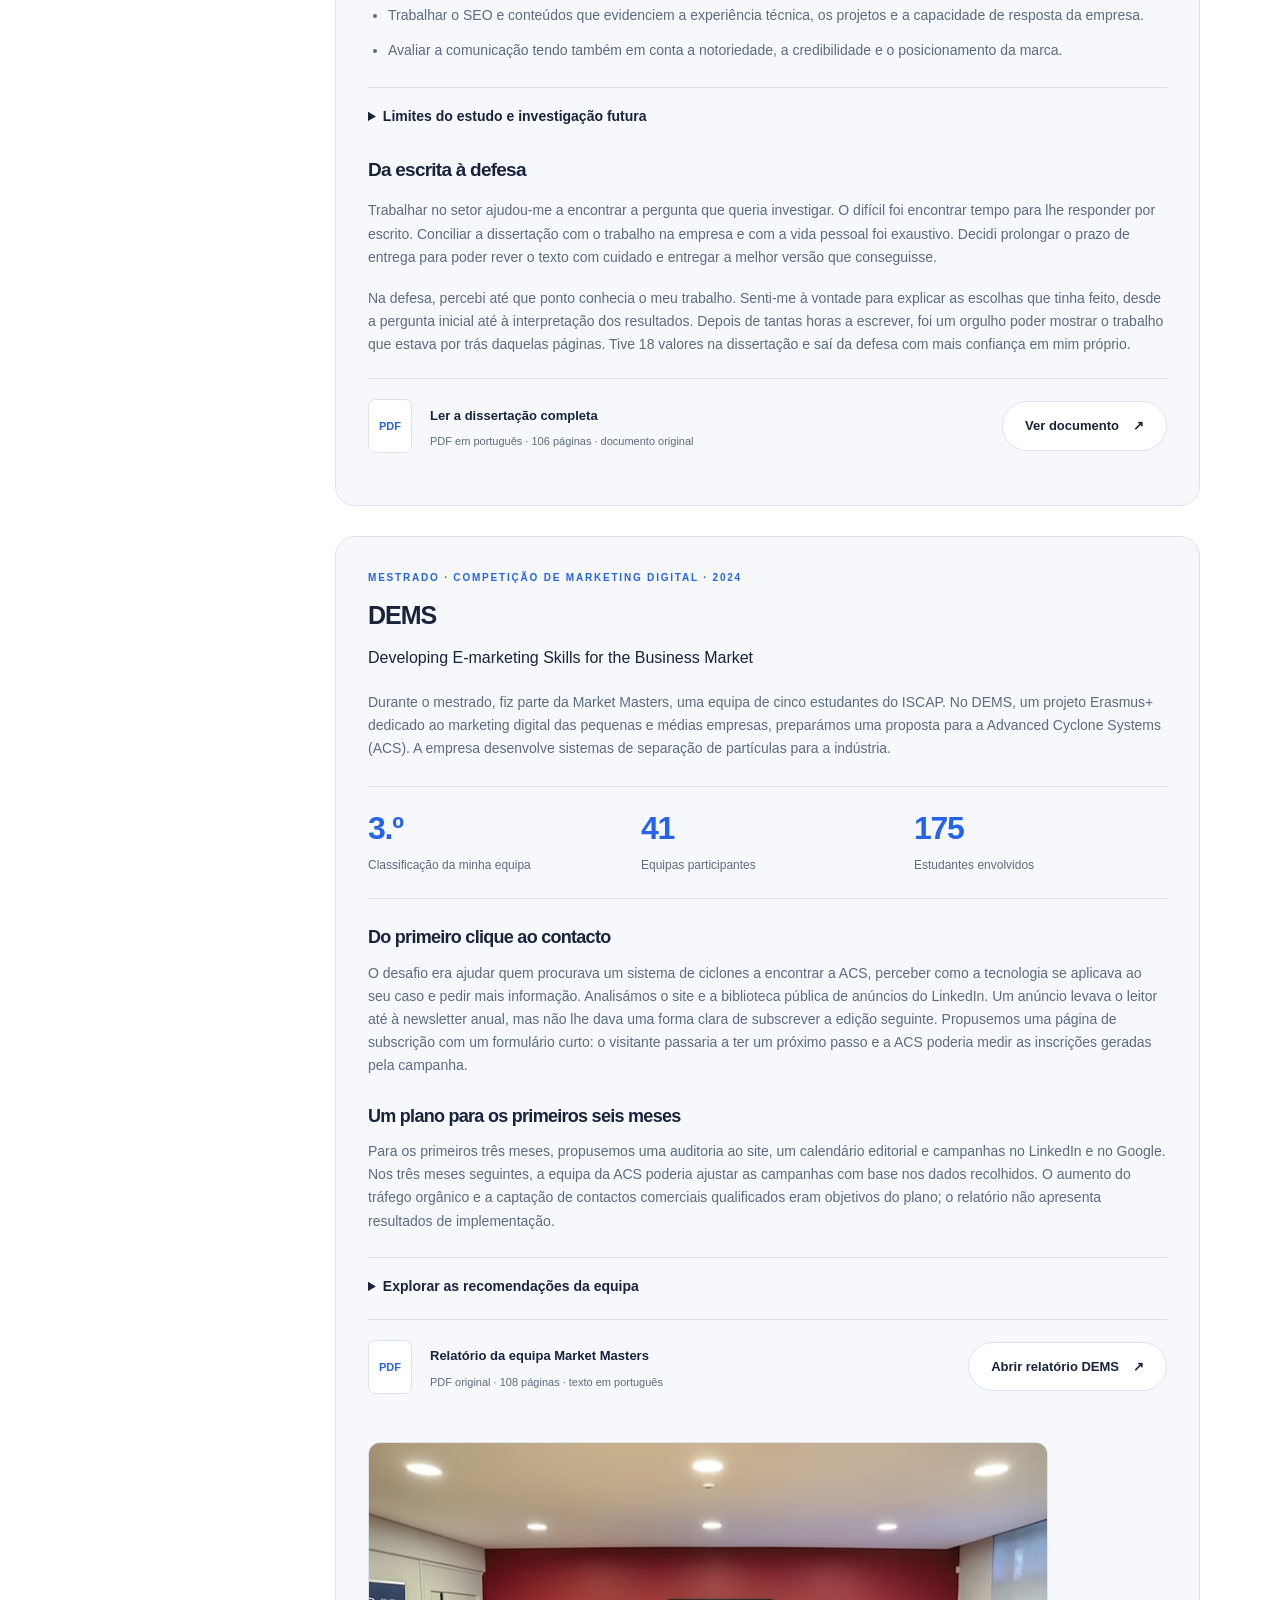
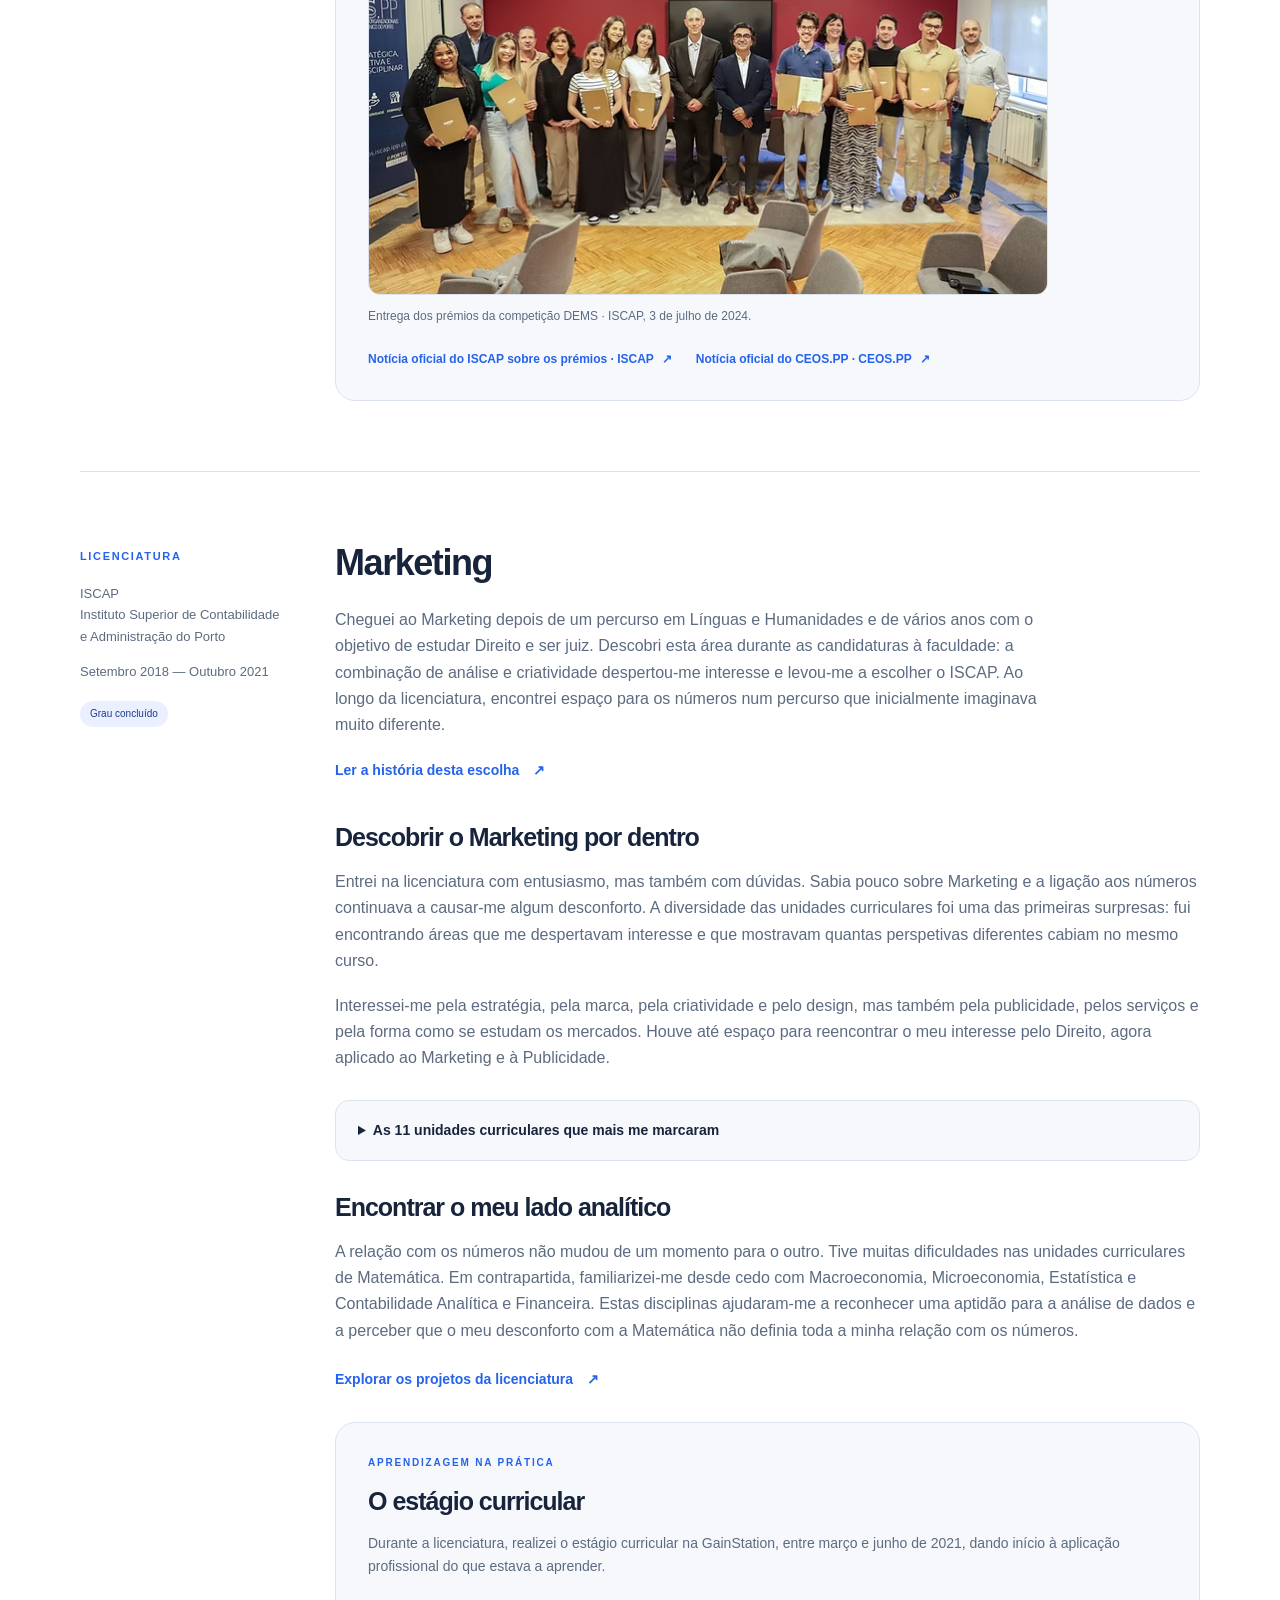
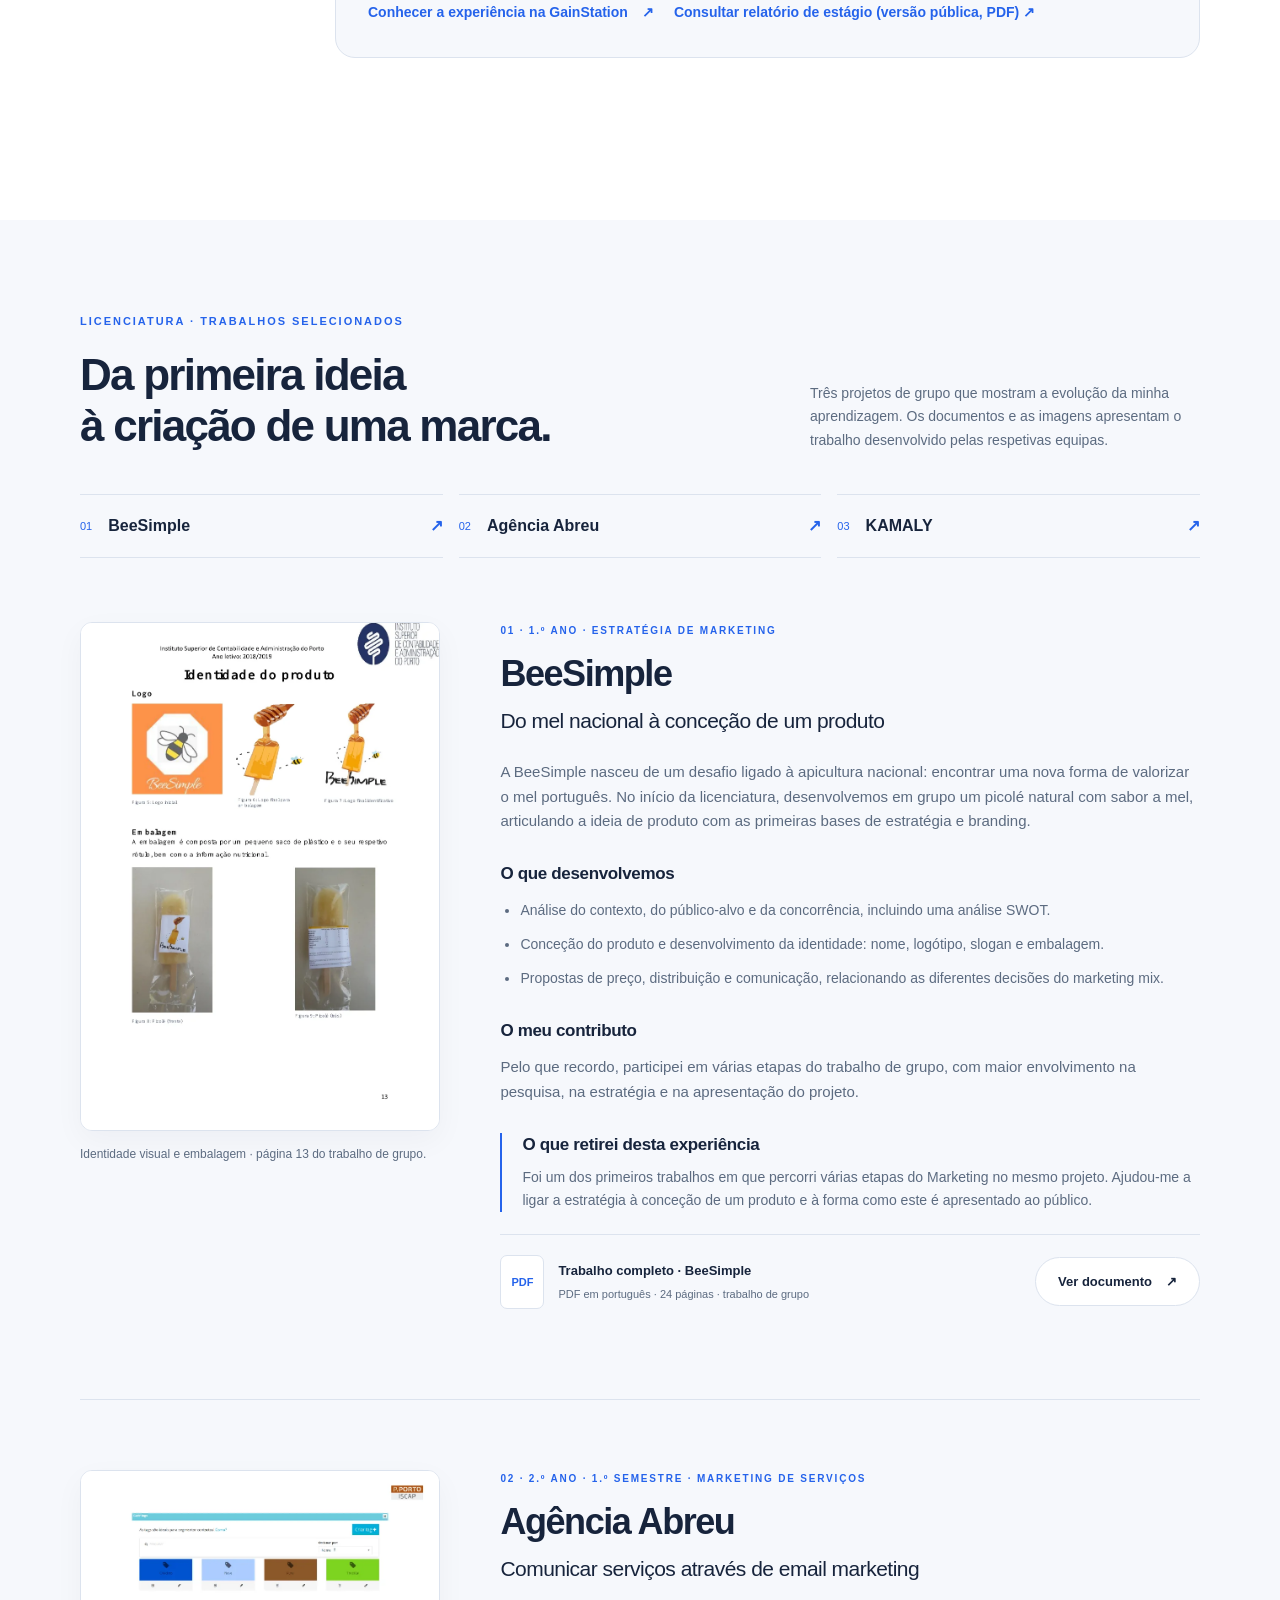
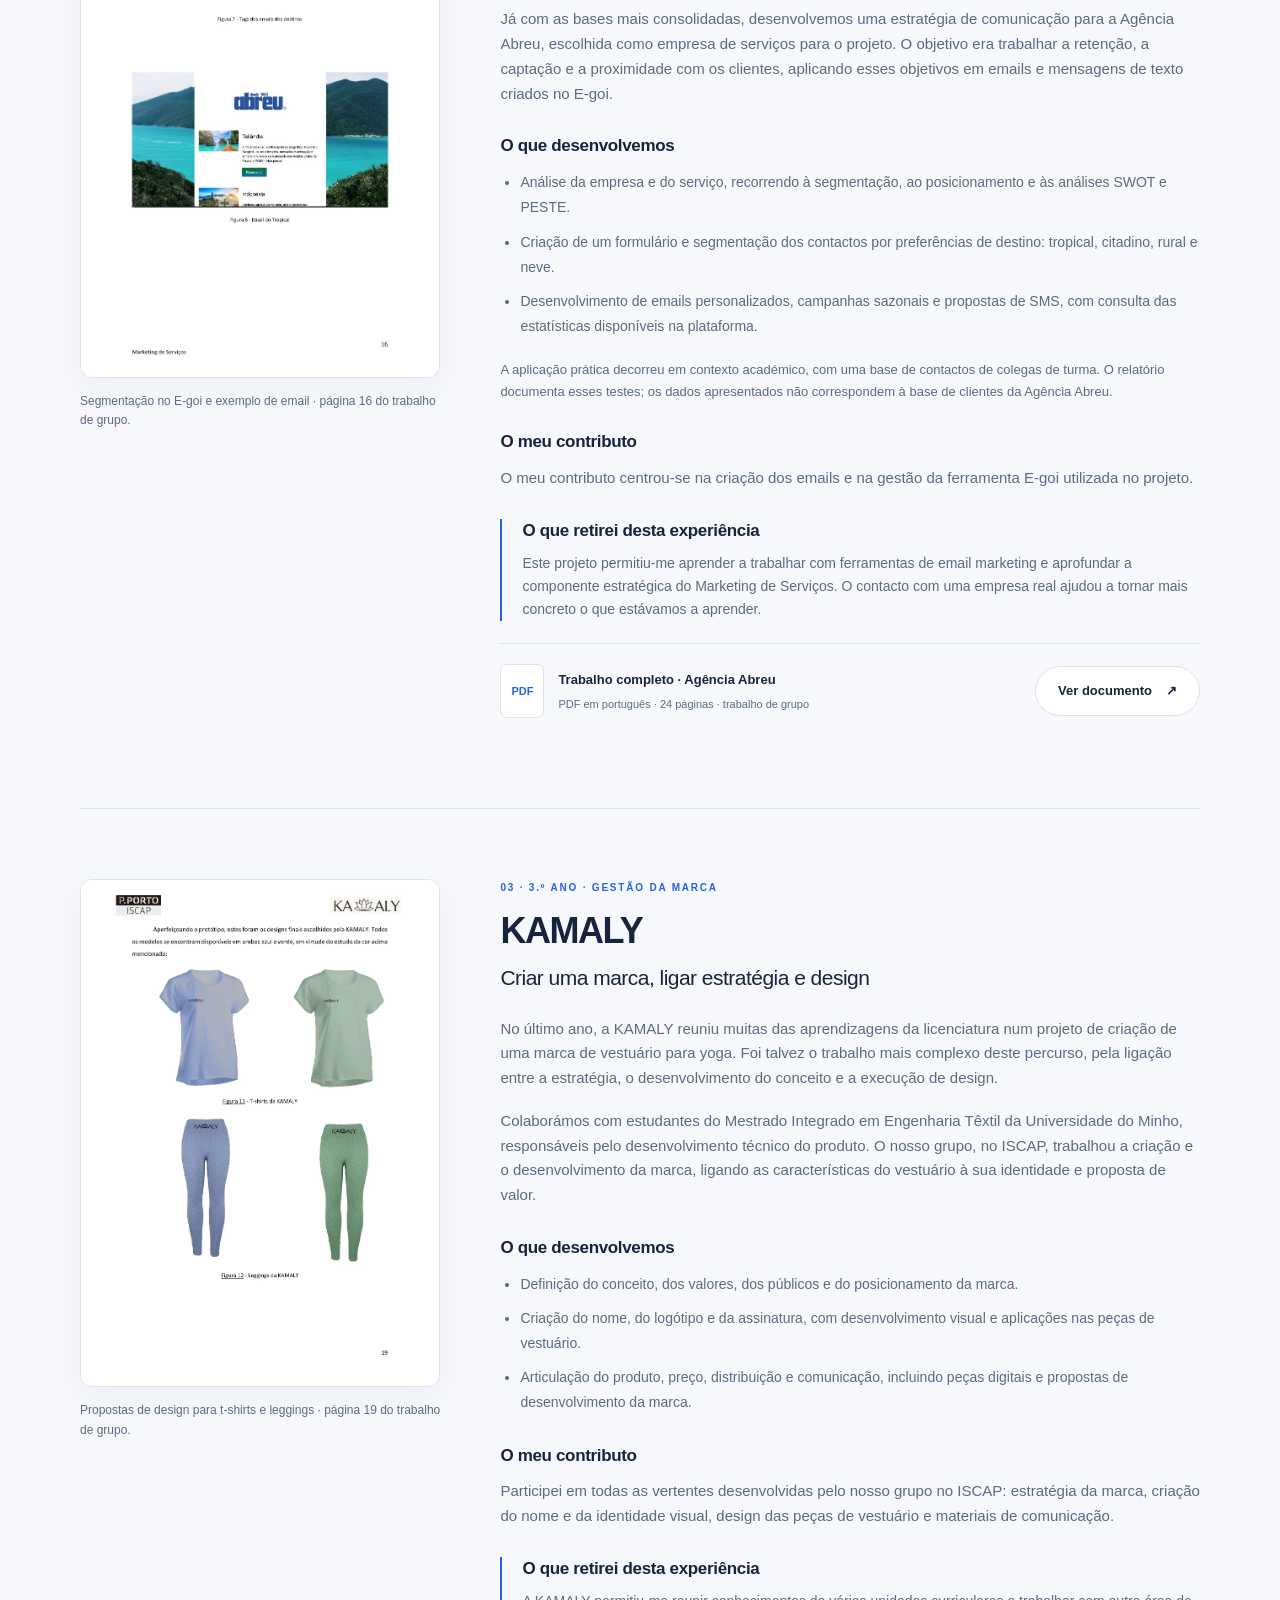
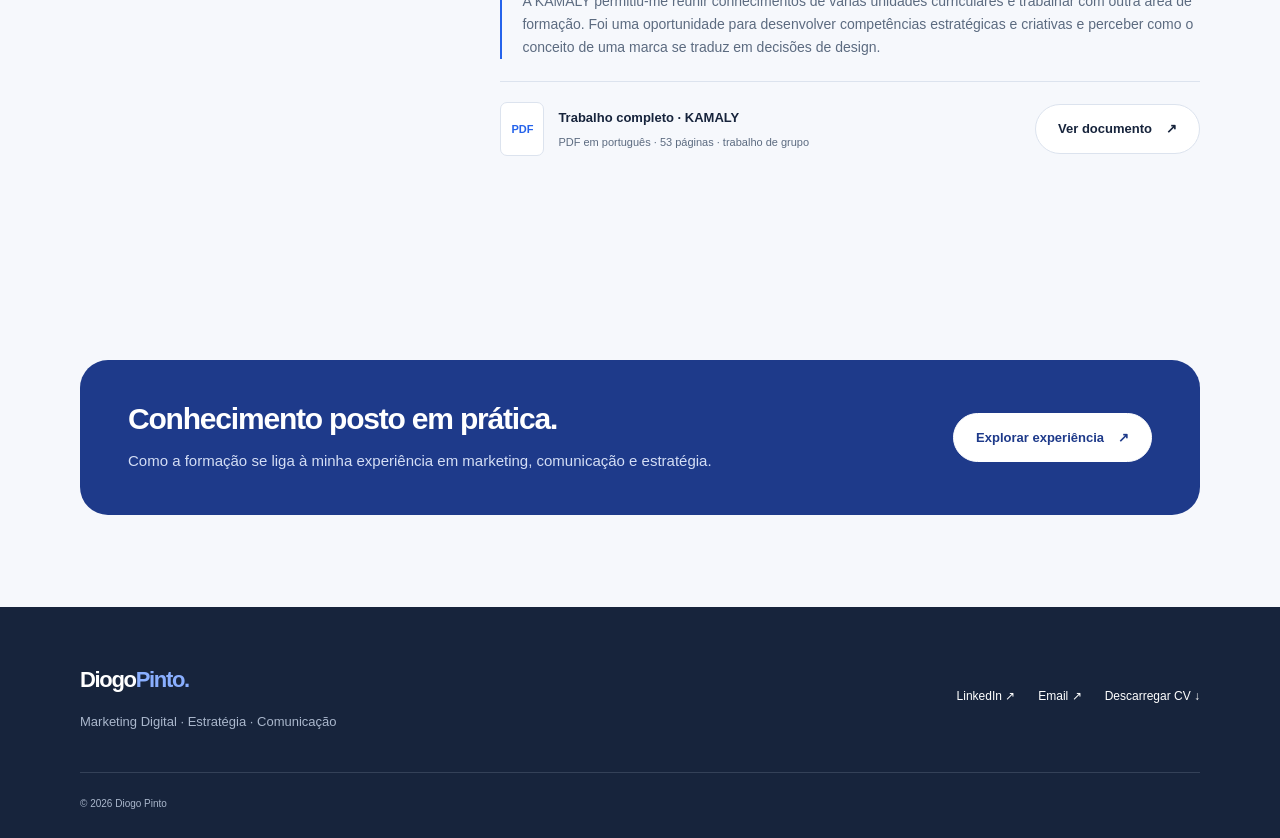
<file: pt/formacao.html>
<!DOCTYPE html>

<!-- Conteúdo editável. Mantém os IDs das secções: são usados pela timeline e pelo seletor de idioma. -->
<html lang="pt-PT"><head><meta charset="utf-8"/><meta content="width=device-width, initial-scale=1" name="viewport"/><title>Diogo Pinto | Formação</title><meta content="Percurso académico de Diogo Pinto no ISCAP: Licenciatura em Marketing, Mestrado em Marketing Digital, investigação B2B e projetos académicos." name="description"/><meta content="#2563eb" name="theme-color"/><link href="https://diogopinto44.github.io/pt/formacao.html" rel="canonical"/><link href="https://diogopinto44.github.io/pt/formacao.html" hreflang="pt-PT" rel="alternate"/><link href="https://diogopinto44.github.io/en/formacao.html" hreflang="en" rel="alternate"/><link href="https://diogopinto44.github.io/pt/formacao.html" hreflang="x-default" rel="alternate"/><meta content="Diogo Pinto | Formação" property="og:title"/><meta content="Percurso académico de Diogo Pinto no ISCAP: Licenciatura em Marketing, Mestrado em Marketing Digital, investigação B2B e projetos académicos." property="og:description"/><meta content="website" property="og:type"/><meta content="https://diogopinto44.github.io/pt/formacao.html" property="og:url"/><meta content="pt_PT" property="og:locale"/><link href="../assets/images/favicon.svg" rel="icon" type="image/svg+xml"/><script src="../assets/js/theme.js"></script><link href="../assets/css/style.css" rel="stylesheet"/><link href="../assets/css/theme.css" rel="stylesheet"/><script defer="" src="../assets/js/config.js"></script><script data-main="" defer="" src="../assets/js/main.js"></script><meta content="https://diogopinto44.github.io/assets/images/og/portfolio-diogo.jpg" property="og:image"/>
<meta content="image/jpeg" property="og:image:type"/>
<meta content="1200" property="og:image:width"/>
<meta content="630" property="og:image:height"/>
<meta content="Diogo Pinto — Marketing Digital, Estratégia &amp; Comunicação" property="og:image:alt"/>
<meta content="summary_large_image" name="twitter:card"/>
<meta content="Diogo Pinto | Formação" name="twitter:title"/>
<meta content="Percurso académico de Diogo Pinto no ISCAP: Licenciatura em Marketing, Mestrado em Marketing Digital, investigação B2B e projetos académicos." name="twitter:description"/>
<meta content="https://diogopinto44.github.io/assets/images/og/portfolio-diogo.jpg" name="twitter:image"/>
</head>
<body><a class="skip" href="#main">Saltar para o conteúdo</a><header class="site-header"><div class="wrap header-row"><a aria-label="Diogo Pinto — Início" class="logo" href="index.html">Diogo<span>Pinto</span><span class="blue">.</span></a><nav aria-label="Navegação principal" class="nav-links" id="primary-nav"><a href="index.html">Início</a><a href="sobre.html">Sobre Mim</a><a aria-current="page" href="formacao.html">Formação</a><a href="experiencia.html">Experiência</a></nav><nav aria-label="Selecionar idioma" class="languages"><a aria-current="true" aria-label="Português" data-language="" href="../pt/formacao.html" hreflang="pt" lang="pt">PT</a><a aria-current="false" aria-label="English" data-language="" href="../en/formacao.html" hreflang="en" lang="en">EN</a></nav><button aria-label="Modo escuro" aria-pressed="false" class="theme-toggle" data-theme-toggle="" hidden="" title="Ativar modo escuro" type="button"><svg aria-hidden="true" class="icon-sun" viewbox="0 0 24 24"><circle cx="12" cy="12" r="4"></circle><path d="M12 2v2m0 16v2M2 12h2m16 0h2M4.93 4.93l1.42 1.42m11.3 11.3 1.42 1.42M4.93 19.07l1.42-1.42m11.3-11.3 1.42-1.42"></path></svg><svg aria-hidden="true" class="icon-moon" viewbox="0 0 24 24"><path d="M20.5 13.1A8.5 8.5 0 0 1 10.9 3.5a8.5 8.5 0 1 0 9.6 9.6Z"></path></svg><span data-theme-label="">Claro</span></button><button aria-controls="primary-nav" aria-expanded="false" aria-label="Menu de navegação" class="menu-toggle" type="button"><span class="menu-label">Menu</span> <span aria-hidden="true">☰</span></button></div></header><noscript><style>@media(max-width:860px){.header-row{flex-wrap:wrap;height:auto;padding-block:15px}.nav-links{display:flex;position:static;width:100%;order:4;box-shadow:none;border:0;padding:0;flex-wrap:wrap;gap:16px}.nav-links>a{padding:4px 0}.menu-toggle{display:none}}</style><p class="noscript">A navegação funciona sem JavaScript. As galerias, contactos e documentos configurados precisam de JavaScript.</p></noscript><main id="main"><section class="page-hero"><div class="wrap"><div class="breadcrumb"><a href="index.html">Início</a><span aria-hidden="true">/</span><span>Formação</span></div><span class="eyebrow">Formação</span><h1>Aprender. Questionar.<br/><span class="blue">Aplicar.</span></h1><p class="subhead">Da Licenciatura em Marketing ao Mestrado em Marketing Digital, um percurso académico desenvolvido no ISCAP.</p><nav aria-label="Secções desta página" class="page-index"><a href="#mestrado">Mestrado <span aria-hidden="true">↓</span></a><a href="#dissertacao">Dissertação <span aria-hidden="true">↓</span></a><a href="#dems">DEMS <span aria-hidden="true">↓</span></a><a href="#licenciatura">Licenciatura <span aria-hidden="true">↓</span></a><a href="#projetos-academicos">Projetos académicos <span aria-hidden="true">↓</span></a></nav></div></section><section class="section white"><div class="wrap"><article class="degree" id="mestrado"><aside class="degree-aside"><span class="label">Mestrado</span><p>ISCAP<br/>Instituto Superior de Contabilidade e Administração do Porto</p><p>Setembro 2023 — Novembro 2025</p><span class="status">Grau concluído · 17 valores</span></aside><div class="degree-main"><h2>Marketing Digital</h2><p>Concluí o Mestrado em Marketing Digital no ISCAP com uma classificação final de 17 valores. Esta etapa acompanhou o meu trabalho no Grupo Ramos Ferreira e permitiu-me aprofundar a ligação entre estratégias digitais, comunicação e notoriedade de marca em mercados B2B.</p><div class="tags"><span class="tag">Estratégia digital</span><span class="tag">Brand Awareness</span><span class="tag">Investigação B2B</span></div><section class="degree-story" id="escolha-mestrado">
<h3>A escolha do Marketing Digital</h3>
<p>Prosseguir os estudos para além da licenciatura sempre foi um objetivo meu. A escolha do Mestrado em Marketing Digital surgiu da combinação entre o meu gosto pelo Marketing e a minha aptidão para o digital e para as tecnologias. Quando pensei na área em que queria aprofundar a minha formação, senti que esta era a especialização que fazia sentido para o caminho que queria seguir.</p>
<h3 id="conciliar-estudos-trabalho">Entre o trabalho e o mestrado</h3>
<p>Iniciei o estágio no Grupo Ramos Ferreira antes de entrar no mestrado. Já sabia que queria candidatar-me e senti apoio para o fazer desde o início. A entrada no curso trouxe um misto de orgulho e felicidade, mas também ansiedade perante o desafio de organizar o tempo e conciliar as duas responsabilidades.</p>
<p>Foi uma fase exigente e exaustiva. Houve noites com pouco descanso para cumprir prazos da faculdade e dias de trabalho mais longos para responder aos compromissos da empresa. Conciliar estes ritmos obrigou-me a organizar o tempo, cumprir objetivos e concluir tarefas dentro dos prazos, muitas vezes sob pressão.</p>
<p>Ao mesmo tempo, estudar e trabalhar criou uma ligação muito direta entre a formação e a prática. Aplicava na empresa o que aprendia no mestrado e levava a experiência do mercado para os trabalhos académicos. Essa troca permitiu-me evoluir nos dois contextos e deu sentido ao esforço desta etapa. Apesar do desgaste, o desafio de dar resposta a ambas as responsabilidades reforçou a minha vontade de continuar.</p>
<p>No Grupo Ramos Ferreira, apliquei estratégias de SEO e melhorei a estratégia de conteúdos com base nas aprendizagens do mestrado. Desenvolvi também a minha capacidade de analisar métricas digitais.</p>
<h3>Continuar a aprender</h3>
<p>No futuro, pondero complementar a minha formação académica com pós-graduações, cursos e outras formações que possam acrescentar valor à minha carreira. Design gráfico e fotografia são duas das áreas em que gostaria de desenvolver conhecimentos.</p>
</section><section aria-labelledby="dissertacao-title" class="feature thesis-project" id="dissertacao">
<div class="thesis-overview"><div>
<span class="eyebrow">Investigação em destaque · Dissertação</span>
<h3 id="dissertacao-title">Estratégias Digitais para a Construção de Brand Awareness: O Caso da Construção e Engenharia.</h3>
<p class="thesis-meta">ISCAP · Outubro de 2025<br/>Orientação: Professor Doutor Jorge Remondes<br/><strong>Classificação da dissertação: 18 valores</strong></p>
<a class="text-link" href="#defesa-dissertacao">Da escrita à defesa <span aria-hidden="true">↗</span></a>
</div><figure class="thesis-cover"><button class="project-page-link" data-document="dissertation" type="button"><img alt="Abrir a dissertação completa — capa do documento de Diogo Pinto." height="1200" loading="lazy" src="../assets/images/academic/dissertacao-capa.png" width="849"/><span>PDF · 106 páginas</span></button></figure></div>
<p class="thesis-intro">Analisei de que forma quatro estratégias digitais se relacionam com a notoriedade de marca e a imagem corporativa no setor da construção e engenharia: SEO, Marketing de Conteúdo, integração Omnichannel e personalização com Inteligência Artificial.</p>
<h4>Porque escolhi este tema</h4>
<p>A escolha do tema nasceu do meu trabalho no Grupo Ramos Ferreira e das dificuldades que encontrava em reforçar a notoriedade de uma marca neste setor. Queria compreender melhor esse desafio e procurar soluções reais, aplicáveis ao meu contexto profissional. A proximidade ao setor e o acesso a informação e a contactos profissionais facilitaram o desenvolvimento do estudo.</p>
<dl aria-label="O estudo em números" class="thesis-stats">
<div><dt>Respostas recebidas</dt><dd>100</dd></div>
<div><dt>Respostas incluídas na análise</dt><dd>57</dd></div>
<div><dt>Estratégias digitais analisadas</dt><dd>4</dd></div>
</dl>
<details class="thesis-detail" id="metodologia-dissertacao"><summary>Como fiz a investigação</summary>
<p>Adotei uma metodologia mista, combinando entrevistas semiestruturadas a profissionais do setor e de outros mercados B2B com um questionário online a empresas de construção e engenharia. O questionário foi aplicado entre abril e julho de 2025, após contacto com mais de 500 empresas.</p>
<p>Das 100 respostas recebidas, 57 cumpriram os critérios de inclusão. Foram excluídas 35 respostas de empresas sem departamento ou responsável de Marketing e outras 8 de empresas que não utilizavam estratégias de marketing digital.</p>
<p>A análise cruzou a interpretação temática das entrevistas com estatística descritiva e modelação por equações estruturais por mínimos quadrados parciais (PLS-SEM), realizada no JASP. Esta combinação permitiu relacionar as perceções dos profissionais com os padrões identificados no questionário.</p>
</details>
<h4>Principais conclusões</h4>
<ul class="thesis-findings"><li><strong>Integração de canais e SEO</strong><p>No modelo analisado, a integração dos canais digitais e tradicionais apresentou a relação mais forte com a notoriedade da marca, seguida das estratégias de SEO.</p></li><li><strong>Notoriedade e imagem corporativa</strong><p>A notoriedade da marca relacionou-se positivamente com a imagem corporativa, reforçando a importância de trabalhar o reconhecimento da empresa junto dos seus públicos.</p></li><li><strong>Marketing de Conteúdo e personalização com IA</strong><p>Nesta amostra, os efeitos diretos destas duas estratégias sobre a notoriedade não foram estatisticamente significativos no modelo. Nas entrevistas, porém, os conteúdos sobre projetos foram valorizados pelo seu contributo para a credibilidade e a confiança.</p></li><li><strong>O papel do marketing no setor</strong><p>As entrevistas destacaram o reconhecimento da marca, a credibilidade setorial e o employer branding como dimensões relevantes para avaliar a comunicação, num contexto em que as relações profissionais e os processos de contratação têm um peso importante.</p></li></ul>
<details class="thesis-detail" id="modelo-dissertacao"><summary>Explorar os resultados do modelo</summary>
<table class="thesis-table"><caption>Coeficientes padronizados reportados na dissertação, com base nas 57 respostas incluídas.</caption><thead><tr><th scope="col">Relação analisada</th><th scope="col">β</th></tr></thead><tbody><tr><th scope="row">Integração Omnichannel → Brand Awareness</th><td>0,614</td></tr><tr><th scope="row">SEO → Brand Awareness</th><td>0,338</td></tr><tr><th scope="row">Marketing de Conteúdo → Brand Awareness</th><td>0,060</td></tr><tr><th scope="row">Personalização com IA → Brand Awareness</th><td>−0,028</td></tr><tr><th scope="row">Brand Awareness → Imagem corporativa</th><td>0,643</td></tr></tbody></table>
<p>O modelo apresentou R² = 0,531 para Brand Awareness e R² = 0,413 para Imagem, correspondentes a 53,1% e 41,3% da variância explicada, respetivamente. Estes valores descrevem o modelo estimado nesta amostra.</p>
</details>
<h4>Implicações para a prática</h4>
<p>As conclusões apontam para prioridades que podem orientar a estratégia de marketing no setor:</p>
<ul class="thesis-implications">
<li>Articular os canais digitais e tradicionais para manter uma comunicação coerente ao longo do contacto com clientes e parceiros.</li>
<li>Trabalhar o SEO e conteúdos que evidenciem a experiência técnica, os projetos e a capacidade de resposta da empresa.</li>
<li>Avaliar a comunicação tendo também em conta a notoriedade, a credibilidade e o posicionamento da marca.</li>
</ul>
<details class="thesis-detail" id="limites-dissertacao"><summary>Limites do estudo e investigação futura</summary>
<p>A análise incidiu sobre uma amostra por conveniência de empresas em Portugal que já tinham departamento ou responsável de Marketing e utilizavam estratégias digitais. Incluiu organizações exclusivamente B2B e outras com atuação B2B e B2C. O estudo não acompanhou os efeitos ao longo do tempo, e os seus resultados devem ser interpretados no contexto desta amostra.</p>
<p>A dissertação propõe aprofundar a investigação noutros mercados, acompanhar a evolução das estratégias ao longo do tempo e explorar o papel dos recursos, da formação das equipas e da maturidade digital.</p>
</details>
<h4 id="defesa-dissertacao">Da escrita à defesa</h4>
<p>Trabalhar no setor ajudou-me a encontrar a pergunta que queria investigar. O difícil foi encontrar tempo para lhe responder por escrito. Conciliar a dissertação com o trabalho na empresa e com a vida pessoal foi exaustivo. Decidi prolongar o prazo de entrega para poder rever o texto com cuidado e entregar a melhor versão que conseguisse.</p>
<p>Na defesa, percebi até que ponto conhecia o meu trabalho. Senti-me à vontade para explicar as escolhas que tinha feito, desde a pergunta inicial até à interpretação dos resultados. Depois de tantas horas a escrever, foi um orgulho poder mostrar o trabalho que estava por trás daquelas páginas. Tive 18 valores na dissertação e saí da defesa com mais confiança em mim próprio.</p>
<div class="document-row"><span aria-hidden="true" class="document-icon">PDF</span><div class="document-info"><strong>Ler a dissertação completa</strong><p>PDF em português · 106 páginas · documento original</p></div><button class="button secondary" data-document="dissertation" type="button">Ver documento <span aria-hidden="true">↗</span></button></div>
</section><section aria-labelledby="-title" class="feature dems-project" id="dems">
<span class="eyebrow">Mestrado · Competição de Marketing Digital · 2024</span>
<h3 id="dems-title">DEMS</h3>
<p class="dems-fullname">Developing E-marketing Skills for the Business Market</p>
<p>Durante o mestrado, fiz parte da Market Masters, uma equipa de cinco estudantes do ISCAP. No DEMS, um projeto Erasmus+ dedicado ao marketing digital das pequenas e médias empresas, preparámos uma proposta para a Advanced Cyclone Systems (ACS). A empresa desenvolve sistemas de separação de partículas para a indústria.</p>
<dl aria-label="Resultados da competição no ISCAP" class="dems-results">
<div><dt>Classificação da minha equipa</dt><dd>3.º</dd></div>
<div><dt>Equipas participantes</dt><dd>41</dd></div>
<div><dt>Estudantes envolvidos</dt><dd>175</dd></div>
</dl>
<h4>Do primeiro clique ao contacto</h4>
<p>O desafio era ajudar quem procurava um sistema de ciclones a encontrar a ACS, perceber como a tecnologia se aplicava ao seu caso e pedir mais informação. Analisámos o site e a biblioteca pública de anúncios do LinkedIn. Um anúncio levava o leitor até à newsletter anual, mas não lhe dava uma forma clara de subscrever a edição seguinte. Propusemos uma página de subscrição com um formulário curto: o visitante passaria a ter um próximo passo e a ACS poderia medir as inscrições geradas pela campanha.</p>
<h4>Um plano para os primeiros seis meses</h4>
<p>Para os primeiros três meses, propusemos uma auditoria ao site, um calendário editorial e campanhas no LinkedIn e no Google. Nos três meses seguintes, a equipa da ACS poderia ajustar as campanhas com base nos dados recolhidos. O aumento do tráfego orgânico e a captação de contactos comerciais qualificados eram objetivos do plano; o relatório não apresenta resultados de implementação.</p>
<details class="dems-detail" id="proposta-dems"><summary>Explorar as recomendações da equipa</summary><ul class="dems-examples"><li><strong>SEO e desempenho do site</strong><p>A auditoria com o Lighthouse mostrou que o site podia carregar mais depressa em telemóvel. Recomendámos reduzir o peso das imagens e rever os títulos e o texto da página inicial para responder melhor a pesquisas como «cyclone system».</p></li><li><strong>Redes sociais e conteúdos</strong><p>Comparámos a comunicação da ACS com a de três concorrentes. Uma das ideias que propusemos foi «Feedback Talks»: uma rubrica mensal em que um cliente contaria a sua experiência, com excertos do testemunho num carrossel para as redes sociais.</p></li><li><strong>Email marketing</strong><p>Propusemos agrupar os contactos por interesses e testar duas versões do assunto de um email. As taxas de abertura e de clique ajudariam a escolher os assuntos e os conteúdos dos envios seguintes.</p></li><li><strong>Automação e inteligência artificial</strong><p>Explorámos a utilização de um assistente virtual para responder a perguntas frequentes sobre os sistemas de separação e identificar visitantes que precisassem de falar com a equipa da ACS.</p></li></ul></details>
<div class="document-row"><span aria-hidden="true" class="document-icon">PDF</span><div class="document-info"><strong>Relatório da equipa Market Masters</strong><p>PDF original · 108 páginas · texto em português</p></div><a class="button secondary" data-document="dems" href="../assets/documents/DEMS_Advanced_Cyclone_Systems.pdf" rel="noopener" target="_blank">Abrir relatório DEMS <span aria-hidden="true">↗</span></a></div>
<figure class="dems-photo">
<img alt="Fotografia de grupo na entrega dos prémios DEMS, com participantes a segurar certificados." height="453" loading="lazy" src="../assets/images/academic/dems-premios.png" width="680"/>
<figcaption>Entrega dos prémios da competição DEMS · ISCAP, 3 de julho de 2024.</figcaption>
</figure>
<nav aria-label="Fontes e informações sobre o DEMS" class="dems-sources">
<a class="text-link" href="https://www.iscap.ipp.pt/destaques-1/noticias/entrega-dos-premios-da-competicao-em-marketing-digital-do-projeto-dems?utm_source=chatgpt.com" rel="noopener noreferrer" target="_blank">Notícia oficial do ISCAP sobre os prémios · ISCAP <span aria-hidden="true">↗</span></a>
<a class="text-link" href="https://ceos.iscap.ipp.pt/post/pr%C3%A9mios-do-projeto-dems" rel="noopener noreferrer" target="_blank">Notícia oficial do CEOS.PP · CEOS.PP <span aria-hidden="true">↗</span></a>
</nav>
</section></div></article><article class="degree" id="licenciatura"><aside class="degree-aside"><span class="label">Licenciatura</span><p>ISCAP<br/>Instituto Superior de Contabilidade e Administração do Porto</p><p>Setembro 2018 — Outubro 2021</p><span class="status">Grau concluído</span></aside><div class="degree-main"><h2>Marketing</h2><p>Cheguei ao Marketing depois de um percurso em Línguas e Humanidades e de vários anos com o objetivo de estudar Direito e ser juiz. Descobri esta área durante as candidaturas à faculdade: a combinação de análise e criatividade despertou-me interesse e levou-me a escolher o ISCAP. Ao longo da licenciatura, encontrei espaço para os números num percurso que inicialmente imaginava muito diferente.</p><a class="text-link" href="sobre.html#novos-caminhos">Ler a história desta escolha <span aria-hidden="true">↗</span></a><section class="degree-story" id="descobrir-o-marketing">
<h3>Descobrir o Marketing por dentro</h3>
<p>Entrei na licenciatura com entusiasmo, mas também com dúvidas. Sabia pouco sobre Marketing e a ligação aos números continuava a causar-me algum desconforto. A diversidade das unidades curriculares foi uma das primeiras surpresas: fui encontrando áreas que me despertavam interesse e que mostravam quantas perspetivas diferentes cabiam no mesmo curso.</p>
<p>Interessei-me pela estratégia, pela marca, pela criatividade e pelo design, mas também pela publicidade, pelos serviços e pela forma como se estudam os mercados. Houve até espaço para reencontrar o meu interesse pelo Direito, agora aplicado ao Marketing e à Publicidade.</p>
<details class="course-list"><summary>As 11 unidades curriculares que mais me marcaram</summary><ul><li>Marketing Estratégico</li><li>Gestão do Design</li><li>Criatividade e Inovação em Marketing</li><li>Marketing Digital</li><li>Marketing de Distribuição</li><li>Publicidade</li><li>Direito do Marketing e da Publicidade</li><li>Gestão da Marca</li><li>Estudos de Mercado</li><li>Gestão da Qualidade</li><li>Marketing de Serviços</li></ul></details>
<h3>Encontrar o meu lado analítico</h3>
<p>A relação com os números não mudou de um momento para o outro. Tive muitas dificuldades nas unidades curriculares de Matemática. Em contrapartida, familiarizei-me desde cedo com Macroeconomia, Microeconomia, Estatística e Contabilidade Analítica e Financeira. Estas disciplinas ajudaram-me a reconhecer uma aptidão para a análise de dados e a perceber que o meu desconforto com a Matemática não definia toda a minha relação com os números.</p>
<a class="text-link" href="formacao.html#projetos-academicos">Explorar os projetos da licenciatura <span aria-hidden="true">↗</span></a>
</section><section class="feature"><span class="eyebrow">Aprendizagem na prática</span><h3>O estágio curricular</h3><p>Durante a licenciatura, realizei o estágio curricular na GainStation, entre março e junho de 2021, dando início à aplicação profissional do que estava a aprender.</p><a class="text-link" href="experiencia.html#gainstation">Conhecer a experiência na GainStation <span aria-hidden="true">↗</span></a><a class="text-link internship-report-link" href="../assets/documents/Relatorio_Estagio_GainStation_Diogo_Pinto_Publico.pdf" rel="noopener" target="_blank">Consultar relatório de estágio (versão pública, PDF) ↗</a></section></div></article></div></section><section class="section academic-projects" id="projetos-academicos"><div class="wrap"><div class="section-heading"><div><span class="eyebrow">Licenciatura · Trabalhos selecionados</span><h2>Da primeira ideia<br/>à criação de uma marca.</h2></div><p>Três projetos de grupo que mostram a evolução da minha aprendizagem. Os documentos e as imagens apresentam o trabalho desenvolvido pelas respetivas equipas.</p></div><nav aria-label="Projetos da licenciatura" class="project-index"><a href="#beesimple"><span>01</span> BeeSimple <span aria-hidden="true">↗</span></a><a href="#abreu"><span>02</span> Agência Abreu <span aria-hidden="true">↗</span></a><a href="#kamaly"><span>03</span> KAMALY <span aria-hidden="true">↗</span></a></nav><article aria-labelledby="beesimple-title" class="academic-case" id="beesimple">
<figure class="project-figure"><button class="project-page-link" data-document="beesimple" type="button"><img alt="Página do projeto BeeSimple com a evolução do logótipo e fotografias da embalagem do picolé de mel." height="1200" loading="lazy" src="../assets/images/academic/beesimple.webp" width="849"/></button><figcaption>Identidade visual e embalagem · página 13 do trabalho de grupo.</figcaption></figure>
<div class="project-copy"><span class="eyebrow">01 · 1.º ano · Estratégia de Marketing</span><h3 id="beesimple-title">BeeSimple</h3><p class="project-subtitle">Do mel nacional à conceção de um produto</p><p>A BeeSimple nasceu de um desafio ligado à apicultura nacional: encontrar uma nova forma de valorizar o mel português. No início da licenciatura, desenvolvemos em grupo um picolé natural com sabor a mel, articulando a ideia de produto com as primeiras bases de estratégia e branding.</p>
<h4>O que desenvolvemos</h4><ul class="project-work"><li>Análise do contexto, do público-alvo e da concorrência, incluindo uma análise SWOT.</li><li>Conceção do produto e desenvolvimento da identidade: nome, logótipo, slogan e embalagem.</li><li>Propostas de preço, distribuição e comunicação, relacionando as diferentes decisões do marketing mix.</li></ul><h4>O meu contributo</h4><p>Pelo que recordo, participei em várias etapas do trabalho de grupo, com maior envolvimento na pesquisa, na estratégia e na apresentação do projeto.</p>
<div class="project-learning"><h4>O que retirei desta experiência</h4><p>Foi um dos primeiros trabalhos em que percorri várias etapas do Marketing no mesmo projeto. Ajudou-me a ligar a estratégia à conceção de um produto e à forma como este é apresentado ao público.</p></div>
<div class="document-row"><span aria-hidden="true" class="document-icon">PDF</span><div class="document-info"><strong>Trabalho completo · BeeSimple</strong><p>PDF em português · 24 páginas · trabalho de grupo</p></div><button class="button secondary" data-document="beesimple" type="button">Ver documento <span aria-hidden="true">↗</span></button></div></div>
</article><article aria-labelledby="abreu-title" class="academic-case" id="abreu">
<figure class="project-figure"><button class="project-page-link" data-document="abreu" type="button"><img alt="Página do trabalho sobre a Agência Abreu com os segmentos de destino no E-goi e um email de viagens tropicais." height="1200" loading="lazy" src="../assets/images/academic/abreu.webp" width="849"/></button><figcaption>Segmentação no E-goi e exemplo de email · página 16 do trabalho de grupo.</figcaption></figure>
<div class="project-copy"><span class="eyebrow">02 · 2.º ano · 1.º semestre · Marketing de Serviços</span><h3 id="abreu-title">Agência Abreu</h3><p class="project-subtitle">Comunicar serviços através de email marketing</p><p>Já com as bases mais consolidadas, desenvolvemos uma estratégia de comunicação para a Agência Abreu, escolhida como empresa de serviços para o projeto. O objetivo era trabalhar a retenção, a captação e a proximidade com os clientes, aplicando esses objetivos em emails e mensagens de texto criados no E-goi.</p>
<h4>O que desenvolvemos</h4><ul class="project-work"><li>Análise da empresa e do serviço, recorrendo à segmentação, ao posicionamento e às análises SWOT e PESTE.</li><li>Criação de um formulário e segmentação dos contactos por preferências de destino: tropical, citadino, rural e neve.</li><li>Desenvolvimento de emails personalizados, campanhas sazonais e propostas de SMS, com consulta das estatísticas disponíveis na plataforma.</li></ul><p class="project-context">A aplicação prática decorreu em contexto académico, com uma base de contactos de colegas de turma. O relatório documenta esses testes; os dados apresentados não correspondem à base de clientes da Agência Abreu.</p><h4>O meu contributo</h4><p>O meu contributo centrou-se na criação dos emails e na gestão da ferramenta E-goi utilizada no projeto.</p>
<div class="project-learning"><h4>O que retirei desta experiência</h4><p>Este projeto permitiu-me aprender a trabalhar com ferramentas de email marketing e aprofundar a componente estratégica do Marketing de Serviços. O contacto com uma empresa real ajudou a tornar mais concreto o que estávamos a aprender.</p></div>
<div class="document-row"><span aria-hidden="true" class="document-icon">PDF</span><div class="document-info"><strong>Trabalho completo · Agência Abreu</strong><p>PDF em português · 24 páginas · trabalho de grupo</p></div><button class="button secondary" data-document="abreu" type="button">Ver documento <span aria-hidden="true">↗</span></button></div></div>
</article><article aria-labelledby="kamaly-title" class="academic-case" id="kamaly">
<figure class="project-figure"><button class="project-page-link" data-document="kamaly" type="button"><img alt="Página do projeto KAMALY com propostas de t-shirts e leggings em azul e verde." height="1200" loading="lazy" src="../assets/images/academic/kamaly.webp" width="849"/></button><figcaption>Propostas de design para t-shirts e leggings · página 19 do trabalho de grupo.</figcaption></figure>
<div class="project-copy"><span class="eyebrow">03 · 3.º ano · Gestão da Marca</span><h3 id="kamaly-title">KAMALY</h3><p class="project-subtitle">Criar uma marca, ligar estratégia e design</p><p>No último ano, a KAMALY reuniu muitas das aprendizagens da licenciatura num projeto de criação de uma marca de vestuário para yoga. Foi talvez o trabalho mais complexo deste percurso, pela ligação entre a estratégia, o desenvolvimento do conceito e a execução de design.</p><p>Colaborámos com estudantes do Mestrado Integrado em Engenharia Têxtil da Universidade do Minho, responsáveis pelo desenvolvimento técnico do produto. O nosso grupo, no ISCAP, trabalhou a criação e o desenvolvimento da marca, ligando as características do vestuário à sua identidade e proposta de valor.</p>
<h4>O que desenvolvemos</h4><ul class="project-work"><li>Definição do conceito, dos valores, dos públicos e do posicionamento da marca.</li><li>Criação do nome, do logótipo e da assinatura, com desenvolvimento visual e aplicações nas peças de vestuário.</li><li>Articulação do produto, preço, distribuição e comunicação, incluindo peças digitais e propostas de desenvolvimento da marca.</li></ul><h4>O meu contributo</h4><p>Participei em todas as vertentes desenvolvidas pelo nosso grupo no ISCAP: estratégia da marca, criação do nome e da identidade visual, design das peças de vestuário e materiais de comunicação.</p>
<div class="project-learning"><h4>O que retirei desta experiência</h4><p>A KAMALY permitiu-me reunir conhecimentos de várias unidades curriculares e trabalhar com outra área de formação. Foi uma oportunidade para desenvolver competências estratégicas e criativas e perceber como o conceito de uma marca se traduz em decisões de design.</p></div>
<div class="document-row"><span aria-hidden="true" class="document-icon">PDF</span><div class="document-info"><strong>Trabalho completo · KAMALY</strong><p>PDF em português · 53 páginas · trabalho de grupo</p></div><button class="button secondary" data-document="kamaly" type="button">Ver documento <span aria-hidden="true">↗</span></button></div></div>
</article></div></section><section class="section"><div class="wrap"><div class="explore-banner"><div><h2>Conhecimento posto em prática.</h2><p>Como a formação se liga à minha experiência em marketing, comunicação e estratégia.</p></div><a class="button" href="experiencia.html">Explorar experiência <span aria-hidden="true">↗</span></a></div></div></section></main><footer class="site-footer" id="contacto"><div class="wrap"><div class="footer-main"><div><a class="logo" href="index.html">Diogo<span>Pinto.</span></a><p>Marketing Digital · Estratégia · Comunicação</p></div><div class="footer-links"><button data-contact="linkedin" type="button">LinkedIn ↗</button><button data-contact="email" type="button">Email ↗</button><button data-cv="" type="button">Descarregar CV ↓</button></div></div><div class="footer-bottom"><span>© <span data-year="">2026</span> Diogo Pinto</span></div></div></footer><dialog aria-labelledby="viewer-title" id="viewer"><div class="viewer-header"><h2 id="viewer-title">Galeria</h2><button aria-label="Fechar" class="viewer-close" type="button">×</button></div><div class="viewer-content"></div></dialog></body></html>
</file>
<file: assets/css/style.css>
/* Identidade visual partilhada por todas as páginas. */
:root{--blue:#2563eb;--blue-dark:#1e3a8a;--ink:#17243c;--muted:#5c6b80;--paper:#f6f8fc;--line:#dce3ee;--light:#eaf0ff;--radius:24px;--max:1120px}
*{box-sizing:border-box}html{scroll-behavior:smooth;scroll-padding-top:110px}body{margin:0;color:var(--ink);background:var(--paper);font-family:Inter,"Segoe UI",Arial,sans-serif;-webkit-font-smoothing:antialiased;font-size:16px;line-height:1.65}body.modal-open{overflow:hidden}::selection{background:var(--blue);color:white}a{color:inherit;text-decoration:none}button{font:inherit;cursor:pointer}img{display:block;max-width:100%}button,a,summary{-webkit-tap-highlight-color:transparent}a:focus-visible,button:focus-visible,summary:focus-visible{outline:3px solid var(--blue);outline-offset:5px;border-radius:5px}h1,h2,h3,h4,p{margin:0}h1,h2,h3,h4{line-height:1.15;letter-spacing:-.04em}h1{font-size:clamp(42px,6.5vw,78px);font-weight:700}h2{font-size:clamp(30px,4vw,44px)}h3{font-size:25px}h4{font-size:19px}p{color:var(--muted)}p+p{margin-top:18px}.wrap{width:min(var(--max),calc(100% - 64px));margin-inline:auto}.section{padding-block:92px}.white{background:#fff}.eyebrow{font-size:11px;text-transform:uppercase;letter-spacing:.18em;font-weight:700;color:var(--blue);display:block;margin-bottom:20px}.subhead{margin-top:20px;max-width:620px;font-size:18px}.section-heading{display:flex;align-items:end;justify-content:space-between;gap:30px;margin-bottom:42px}.section-heading p{max-width:390px;font-size:14px}.muted{color:var(--muted)}.blue{color:var(--blue)}.small{font-size:13px}.skip{position:fixed;top:-90px;left:20px;background:var(--ink);color:#fff;z-index:100;padding:12px 20px}.skip:focus{top:12px}.site-header{background:rgba(255,255,255,.95);border-bottom:1px solid var(--line);position:sticky;top:0;z-index:30;backdrop-filter:blur(12px)}.header-row{height:82px;display:flex;align-items:center;justify-content:space-between;gap:28px}.logo{font-size:22px;font-weight:750;letter-spacing:-.06em;white-space:nowrap}.logo span{color:var(--blue)}.nav-links{display:flex;align-items:center;gap:30px;margin-left:auto}.nav-links>a{font-size:13px;font-weight:600;color:var(--muted);padding:28px 0;position:relative}.nav-links>a:hover,.nav-links>a[aria-current=page]{color:var(--blue)}.nav-links>a[aria-current=page]:after{content:"";position:absolute;bottom:18px;left:0;right:0;height:2px;background:var(--blue);border-radius:4px}.languages{display:flex;padding:4px;background:var(--paper);border:1px solid var(--line);border-radius:30px;gap:2px}.languages a{font-size:11px;line-height:1;padding:9px 11px;border-radius:20px;font-weight:700}.languages a[aria-current=true]{background:var(--ink);color:#fff}.menu-toggle{display:none;background:none;border:1px solid var(--line);border-radius:10px;padding:8px 12px;font-size:12px}.hero{padding:76px 0 80px}.hero-grid{display:grid;grid-template-columns:1.3fr 1fr;gap:74px;align-items:center}.hero .intro{font-size:18px;color:var(--ink);margin-bottom:25px}.hero h1{font-size:clamp(44px,5.9vw,70px)}.hero h1 span{color:var(--blue)}.hero-copy>p:last-of-type{max-width:520px;margin-top:24px;font-size:17px}.actions{display:flex;gap:12px;flex-wrap:wrap;margin-top:32px}.button{display:inline-flex;align-items:center;justify-content:center;gap:14px;border:1px solid var(--blue);background:var(--blue);color:#fff;border-radius:30px;padding:13px 22px;font-size:13px;font-weight:650;transition:transform .2s,background .2s}.button:hover{background:var(--blue-dark);border-color:var(--blue-dark);transform:translateY(-2px)}.button.secondary{background:#fff;color:var(--ink);border-color:var(--line)}.button.secondary:hover{border-color:var(--blue);color:var(--blue)}.text-link{color:var(--blue);font-weight:600;font-size:14px;display:inline-flex;gap:14px;align-items:center}.text-link:hover{gap:20px}.identity{position:relative}.identity-art{aspect-ratio:1/.99;border-radius:32px;background:#dfe8fa;border:1px solid #d3dff6;position:relative;overflow:hidden;display:flex;align-items:center;justify-content:center}.identity-art:before{content:"";position:absolute;width:120%;height:120%;border:1px solid rgba(37,99,235,.16);border-radius:50%;top:24%;left:10%}.identity-art:after{content:"";position:absolute;width:70%;height:70%;border:1px solid rgba(37,99,235,.16);border-radius:50%;top:-20%;left:-20%}.monogram{font-size:clamp(100px,18vw,205px);font-weight:800;letter-spacing:-.10em;line-height:1;color:var(--blue-dark);margin-left:-16px}.identity-top,.identity-bottom{position:absolute;left:28px;right:28px;display:flex;justify-content:space-between;font-size:10px;letter-spacing:.14em;text-transform:uppercase;color:var(--blue-dark);z-index:1}.identity-top{top:25px}.identity-bottom{bottom:25px}.identity-note{display:flex;justify-content:space-between;margin:16px 5px 0;font-size:12px;color:var(--muted)}.portrait{width:100%;height:100%;object-fit:cover;position:absolute;inset:0;z-index:2}.hero-bottom{display:flex;align-items:center;gap:24px;margin-top:57px;padding-top:22px;border-top:1px solid var(--line);font-size:11px;color:var(--muted)}.hero-bottom .dot{width:7px;height:7px;border-radius:50%;background:var(--blue);display:inline-block;margin-right:8px}.hero-bottom .right-note{margin-left:auto}.tags{display:flex;flex-wrap:wrap;gap:8px;margin-top:25px}.tag{border:1px solid var(--line);padding:6px 12px;border-radius:20px;font-size:11px;color:var(--muted);background:#fff}.results{display:grid;grid-template-columns:repeat(3,1fr);gap:24px}.result{border-top:2px solid var(--blue);padding:24px 5px 5px}.result .index{font-size:11px;color:var(--blue);font-weight:700;display:block;margin-bottom:24px}.result h3{font-size:24px;margin-bottom:14px}.result p{font-size:14px;margin-bottom:22px}.note{border:1px solid var(--line);background:var(--paper);padding:15px 20px;border-radius:12px;margin-top:32px;font-size:12px;color:var(--muted)}.timeline{position:relative;max-width:910px;margin:50px auto 0;padding:5px 0}.timeline:before{content:"";position:absolute;top:15px;bottom:15px;left:50%;width:2px;background:var(--line)}.timeline-row{position:relative;width:50%;padding:0 32px 36px 0}.timeline-row:nth-child(even){margin-left:50%;padding:0 0 36px 32px}.timeline-row:after{content:"";position:absolute;right:-7px;top:24px;width:14px;height:14px;border:3px solid var(--blue);background:var(--paper);border-radius:50%}.timeline-row:nth-child(even):after{left:-7px;right:auto}.timeline-card{background:white;border:1px solid var(--line);border-radius:18px;box-shadow:0 6px 20px rgba(23,36,60,.035);overflow:hidden}.timeline-card summary{cursor:pointer;list-style:none;padding:26px;position:relative}.timeline-card summary::-webkit-details-marker{display:none}.timeline-card summary:after{content:"+";position:absolute;right:22px;top:21px;color:var(--blue);font-size:22px}.timeline-card[open] summary:after{content:"−"}.timeline-card h3{font-size:20px;max-width:95%;margin:10px 0}.timeline-card .date{color:var(--blue);font-size:11px;font-weight:700}.timeline-card .entity{color:var(--muted);font-size:13px}.timeline-detail{padding:0 26px 26px;font-size:13px}.timeline-detail p{padding-top:16px;border-top:1px solid var(--line);margin-bottom:18px}.explore-banner{display:grid;grid-template-columns:1fr auto;gap:30px;align-items:center;border-radius:28px;padding:42px 48px;background:var(--blue-dark);color:#fff}.explore-banner h2{font-size:30px}.explore-banner p{color:#d4def5;margin-top:12px;font-size:15px;max-width:650px}.explore-banner .button{background:#fff;border-color:white;color:var(--blue-dark);white-space:nowrap}.page-hero{padding:64px 0 54px}.breadcrumb{font-size:11px;color:var(--muted);margin-bottom:35px;display:flex;gap:12px}.breadcrumb a:hover{color:var(--blue)}.page-hero h1{max-width:880px}.page-hero .subhead{max-width:690px}.page-index{display:flex;gap:27px;flex-wrap:wrap;margin-top:36px;border-top:1px solid var(--line);padding-top:23px;font-size:12px;font-weight:600}.page-index a:hover{color:var(--blue)}.editorial-intro{display:grid;grid-template-columns:1fr 1.3fr;gap:75px}.editorial-intro h2{font-size:32px}.editorial-intro p{font-size:17px}.chapter{display:grid;grid-template-columns:1fr 1fr;gap:74px;align-items:center;margin-bottom:100px}.chapter:last-child{margin-bottom:0}.chapter.reverse .chapter-media{order:2}.chapter-number{display:flex;align-items:center;gap:17px;margin-bottom:22px;color:var(--blue);font-size:11px;font-weight:700;text-transform:uppercase;letter-spacing:.15em}.chapter-number:after{content:"";height:1px;background:var(--line);flex:1}.chapter h2{font-size:38px;margin-bottom:24px}.chapter p{font-size:15px}.chapter .text-link{margin-top:24px}.chapter-photo{border-radius:24px;aspect-ratio:4/4.3;background:#e3eaf5;display:flex;flex-direction:column;justify-content:end;padding:28px;position:relative;overflow:hidden;color:var(--blue-dark)}.chapter-photo:before{content:"";position:absolute;width:180px;height:180px;border:1px solid rgba(30,58,138,.22);border-radius:50%;top:20%;left:calc(50% - 90px)}.chapter-photo:after{content:"+";position:absolute;left:calc(50% - 17px);top:calc(20% + 60px);font-size:48px;line-height:1;font-weight:300;opacity:.35}.chapter-photo.warm{background:#eae7df}.chapter-photo.dark{background:#d7e2ec}.chapter-photo strong{font-size:18px;font-weight:500}.chapter-photo small{font-size:10px;letter-spacing:.14em;text-transform:uppercase;opacity:.7;margin-top:6px}.gallery{display:grid;grid-template-columns:repeat(3,1fr);gap:12px;margin-top:26px}.gallery[hidden]{display:none}.gallery-item{position:relative;border:0;padding:0;background:#e3eaf5;text-align:left;border-radius:12px;overflow:hidden;color:var(--ink);transition:transform .2s;min-width:0}.gallery-item:hover{transform:translateY(-4px)}.gallery-item img{width:100%;aspect-ratio:4/3;object-fit:cover}.gallery-item .gallery-art{height:110px;display:grid;place-items:center;background:#e3eaf5;color:var(--blue);font-size:28px}.gallery-item:nth-child(2) .gallery-art{background:#e8e5dc}.gallery-item:nth-child(3) .gallery-art{background:#dce7ee}.gallery-item>span:last-child{font-size:10px;line-height:1.5;display:block;padding:10px 12px;background:#fff}.gallery-hint{font-size:11px;margin-top:10px}.degree{display:grid;grid-template-columns:200px 1fr;gap:55px;margin-bottom:70px;scroll-margin-top:105px}.degree+.degree{padding-top:70px;border-top:1px solid var(--line)}.degree-aside .label{font-size:11px;text-transform:uppercase;letter-spacing:.15em;color:var(--blue);font-weight:700}.degree-aside p{font-size:13px;margin-top:14px}.degree-aside .status{display:inline-block;padding:5px 10px;border-radius:20px;background:var(--light);color:var(--blue-dark);font-size:10px;margin-top:18px}.degree-main h2{font-size:36px;margin-bottom:23px}.degree-main>p{font-size:16px;max-width:710px}.feature{margin-top:30px;background:var(--paper);border:1px solid var(--line);border-radius:20px;padding:32px}.feature h3{font-size:25px;margin-bottom:16px}.feature p{font-size:14px}.feature .eyebrow{font-size:10px;margin-bottom:15px}.feature .text-link{margin-top:23px}.document-row{display:flex;align-items:center;gap:18px;padding:20px 0;margin-top:22px;border-top:1px solid var(--line)}.document-icon{font-size:11px;font-weight:700;display:grid;place-items:center;width:44px;height:54px;background:#fff;color:var(--blue);border:1px solid var(--line);border-radius:7px;flex:none}.document-row .document-info{flex:1}.document-info strong{font-size:13px;font-weight:600}.document-info p{font-size:11px;margin-top:4px}.document-row button{flex:none}.work-header{display:grid;grid-template-columns:1fr 1.5fr;gap:60px;padding-bottom:40px;border-bottom:1px solid var(--line);margin-bottom:40px}.work-header h2{font-size:36px;margin-bottom:17px}.work-header .role{font-size:15px;color:var(--blue)}.work-header p{font-size:15px}.work-header .period{font-size:11px;font-weight:600;margin-top:20px}.work-block{display:grid;grid-template-columns:65px 1fr;gap:24px;padding:35px 0;border-bottom:1px solid var(--line);scroll-margin-top:105px}.work-num{font-size:20px;color:var(--blue);letter-spacing:-.03em}.work-block h3{font-size:28px;margin-bottom:18px}.work-block p{font-size:15px;max-width:760px}.work-block ul{color:var(--muted);font-size:14px;line-height:1.9;padding-left:20px;margin-top:18px}.work-block .feature{margin-top:24px}.toolstrip{display:flex;gap:12px;flex-wrap:wrap;margin-top:30px}.toolstrip span{font-size:12px;padding:8px 13px;background:white;border:1px solid var(--line);border-radius:8px}.site-footer{background:var(--ink);color:#fff;padding:55px 0 25px}.footer-main{display:flex;justify-content:space-between;gap:40px;align-items:center}.site-footer .logo span{color:#8aafff}.site-footer p{color:#aab7cc;font-size:13px;margin-top:12px}.footer-links{display:flex;flex-wrap:wrap;gap:23px}.footer-links button,.footer-links a{padding:0;border:0;background:none;color:#fff;font-size:12px}.footer-links button:hover,.footer-links a:hover{color:#8aafff}.footer-bottom{display:flex;justify-content:space-between;gap:25px;border-top:1px solid #344158;padding-top:23px;margin-top:40px;font-size:10px;color:#aab7cc}.draft{font-size:10px;letter-spacing:.06em;color:var(--muted);display:inline-flex;align-items:center;gap:8px}.draft:before{content:"";width:5px;height:5px;border-radius:50%;background:var(--blue)}dialog{border:1px solid var(--line);border-radius:22px;padding:28px;width:min(850px,calc(100% - 32px));max-height:90vh;color:var(--ink);background:#fff;box-shadow:0 30px 100px #0005}dialog::backdrop{background:rgba(15,25,44,.72);backdrop-filter:blur(5px)}.viewer-header{display:flex;align-items:center;justify-content:space-between;margin-bottom:24px;gap:25px}.viewer-header h2{font-size:21px}.viewer-close{border:1px solid var(--line);border-radius:50%;width:36px;height:36px;background:white;font-size:22px;flex:none}.viewer-content>p{font-size:14px}.photo-stage{border-radius:14px;overflow:hidden;display:grid;place-items:center;background:var(--paper);margin-bottom:16px}.photo-stage img{max-height:55vh;object-fit:contain;width:100%}.photo-placeholder{min-height:300px;padding:30px;text-align:center;display:flex;flex-direction:column;justify-content:center}.photo-placeholder p:first-child{font-size:26px;color:var(--blue-dark)}.photo-placeholder p:last-child{font-size:12px}.gallery-controls{display:flex;justify-content:space-between;align-items:center;gap:16px;margin-top:22px}.gallery-controls button{border:1px solid var(--line);padding:10px 15px;background:white;border-radius:25px;font-size:12px}.gallery-controls span{font-size:12px;color:var(--muted)}.noscript{padding:12px;background:#fff7dc;color:var(--ink);font-size:12px;text-align:center}
@media(min-width:1500px){.hero{padding-top:100px;padding-bottom:90px}}
@media(max-width:950px){.hero-grid{gap:40px;grid-template-columns:1.2fr 1fr}.nav-links{gap:20px}.chapter{gap:40px}.degree{grid-template-columns:160px 1fr;gap:35px}.editorial-intro{gap:40px}.hero h1{font-size:52px}.work-header{gap:40px}.hero-bottom{gap:15px}}
@media(max-width:760px){.wrap{width:calc(100% - 36px)}.header-row{height:70px;gap:12px}.logo{font-size:20px}.languages{margin-left:auto}.menu-toggle{display:block}.nav-links{display:none;position:absolute;left:0;right:0;top:70px;background:white;border-bottom:1px solid var(--line);padding:18px 25px;box-shadow:0 15px 25px #17243c0a}.nav-links.open{display:flex;flex-direction:column;gap:0;align-items:stretch}.nav-links>a{padding:13px 0}.nav-links>a[aria-current=page]:after{display:none}.hero{padding:42px 0 46px}.hero-grid{grid-template-columns:1fr;gap:36px}.hero h1{font-size:clamp(40px,10vw,62px)}.hero .intro{font-size:16px;margin-bottom:20px}.hero-copy>p:last-of-type{font-size:16px}.identity{max-width:500px;width:100%;margin-inline:auto}.identity-art{aspect-ratio:1.35}.monogram{font-size:170px}.hero-bottom{margin-top:32px;flex-wrap:wrap;gap:12px}.hero-bottom .right-note{margin-left:0;width:100%;margin-top:4px}.section{padding-block:60px}.section-heading{align-items:start;flex-direction:column;gap:18px;margin-bottom:30px}.results{grid-template-columns:1fr;gap:25px}.result{padding-top:18px}.result .index{margin-bottom:14px}.result p{margin-bottom:15px}.timeline{margin-top:30px}.timeline:before{left:7px}.timeline-row,.timeline-row:nth-child(even){width:100%;padding:0 0 23px 32px;margin-left:0}.timeline-row:after,.timeline-row:nth-child(even):after{left:1px;right:auto;top:25px}.timeline-card summary{padding:23px}.timeline-detail{padding:0 23px 23px}.explore-banner{grid-template-columns:1fr;padding:30px}.explore-banner .button{justify-self:start}.page-hero{padding:34px 0 40px}.page-hero h1{font-size:43px}.breadcrumb{margin-bottom:25px}.subhead{font-size:16px}.page-index{gap:14px 22px;margin-top:27px;padding-top:19px}.editorial-intro{grid-template-columns:1fr;gap:25px}.editorial-intro p{font-size:16px}.chapter{grid-template-columns:1fr;gap:28px;margin-bottom:70px}.chapter.reverse .chapter-media{order:0}.chapter-media{order:0}.chapter-photo{aspect-ratio:1.35}.chapter h2{font-size:32px}.gallery{gap:8px}.gallery-item .gallery-art{height:90px}.gallery-item>span:last-child{padding:9px;font-size:9px}.degree{grid-template-columns:1fr;gap:24px;margin-bottom:45px}.degree+.degree{padding-top:45px}.degree-aside p{margin-top:8px}.degree-aside .status{margin-top:10px}.degree-main h2{font-size:30px}.feature{padding:24px}.feature h3{font-size:23px}.document-row{flex-wrap:wrap;gap:12px}.document-row .button{margin-left:56px}.document-row .document-info{min-width:160px}.work-header{grid-template-columns:1fr;gap:25px}.work-block{grid-template-columns:36px 1fr;gap:13px;padding:30px 0}.work-block h3{font-size:25px}.work-block .gallery{grid-template-columns:1fr 1fr}.footer-main{align-items:start;flex-direction:column;gap:30px}.footer-links{gap:21px}.footer-bottom{flex-direction:column;gap:10px}.site-footer{padding-top:40px}.section-heading h2{max-width:95%}dialog{padding:22px}.gallery-controls button{padding:10px;font-size:11px}.photo-placeholder{min-height:220px}.work-block .feature{padding:20px}}
@media(prefers-reduced-motion:reduce){html{scroll-behavior:auto}*{transition:none!important}}
@media print{.site-header,.site-footer,.actions,.page-index,dialog,.draft,.gallery{display:none!important}.wrap{width:100%}.section,.hero,.page-hero{padding-block:25px}.timeline-card{break-inside:avoid}.timeline-card .timeline-detail{display:block}.chapter,.degree,.work-header{break-inside:avoid}body{background:white}.identity{display:none}.hero-grid{display:block}}

/* Narrativa pessoal sobre a escolha do curso. */
.story-chapter{align-items:start}
.story-chapter .chapter-media{position:sticky;top:112px}
.story-aside{margin-top:0;background:var(--surface,#fff);padding:36px}
.story-aside blockquote{margin:0}
.story-aside blockquote p{font-size:clamp(23px,2.3vw,30px);line-height:1.45;letter-spacing:-.025em;color:var(--ink)}
.story-aside .small{margin-top:24px;font-size:13px}
.degree-main>.text-link{margin-top:20px}
@media(max-width:760px){.story-chapter .chapter-media{position:static;order:1}.story-chapter .chapter-copy{order:0}.story-aside{padding:28px}.story-aside blockquote p{font-size:24px}}
@media print{.story-chapter{break-inside:auto}.story-chapter .chapter-media{position:static}.story-chapter p{orphans:3;widows:3}}

/* Percurso na licenciatura e trabalhos académicos reais. */
.dems-project{scroll-margin-top:110px}
.dems-project .eyebrow{line-height:1.7}
.dems-project .dems-fullname{color:var(--ink);font-size:16px;line-height:1.45;max-width:460px;margin-bottom:22px}
.dems-project h4{font-size:18px;margin:28px 0 14px}
.dems-results,.thesis-stats{display:grid;grid-template-columns:repeat(3,minmax(0,1fr));gap:20px;margin:26px 0;padding:24px 0;border-block:1px solid var(--line)}
.dems-results>div,.thesis-stats>div{display:flex;flex-direction:column;gap:10px;min-width:0}
.dems-results dt,.thesis-stats dt{font-size:12px;line-height:1.5;color:var(--muted)}
.dems-results dd,.thesis-stats dd{order:-1;margin:0;font-size:32px;font-weight:700;line-height:1.1;letter-spacing:-.04em;color:var(--accent)}
.dems-photo{margin:28px 0 0;max-width:680px}
.dems-photo img{width:100%;height:auto;border:1px solid var(--line);border-radius:12px}
.dems-photo figcaption{font-size:12px;line-height:1.6;color:var(--muted);margin-top:12px}
.dems-sources{display:flex;flex-wrap:wrap;gap:14px 24px;margin-top:24px}
.dems-sources .text-link{margin:0;font-size:12px;line-height:1.5;gap:8px}
@media(max-width:480px){.dems-results,.thesis-stats{gap:12px}.dems-results dd,.thesis-stats dd{font-size:27px}.dems-results dt,.thesis-stats dt{font-size:11px}}
.thesis-project{scroll-margin-top:110px}
.thesis-overview{display:grid;grid-template-columns:minmax(0,1fr) 145px;gap:28px;align-items:start}
.thesis-project .eyebrow{line-height:1.6}
.thesis-project h3{font-size:clamp(23px,2.2vw,28px);line-height:1.3}
.thesis-project .thesis-meta{font-size:12px;line-height:1.7}
.thesis-cover{margin:0;min-width:0}
.thesis-cover .project-page-link>span{display:block;padding:9px 6px;font-size:11px;background:var(--surface);color:var(--muted);border-top:1px solid var(--line)}
.thesis-project .thesis-intro{font-size:15px;margin-top:26px}
.thesis-project h4{font-size:19px;margin:30px 0 16px;line-height:1.4}
.thesis-findings,.dems-examples{list-style:none;margin:0;padding:0;display:grid;gap:22px}
.thesis-findings strong,.dems-examples strong{display:block;font-size:14px;line-height:1.5;margin-bottom:5px;color:var(--ink)}
.thesis-findings p,.dems-examples p{font-size:14px}
.thesis-detail,.dems-detail{border-top:1px solid var(--line);margin-top:24px;padding-top:18px}
.thesis-detail summary,.dems-detail summary{cursor:pointer;font-size:14px;line-height:1.5;font-weight:650;color:var(--ink)}
.thesis-detail[open] summary,.dems-detail[open] summary{margin-bottom:18px}
.thesis-table{width:100%;border-collapse:collapse;margin:16px 0;font-size:13px;text-align:left}
.thesis-table caption{text-align:left;color:var(--muted);font-size:12px;line-height:1.6;margin-bottom:16px}
.thesis-table th,.thesis-table td{padding:11px 10px 11px 0;border-bottom:1px solid var(--line);vertical-align:top;line-height:1.5}
.thesis-table tbody th{font-weight:400;color:var(--muted)}
.thesis-table td,.thesis-table thead th:last-child{text-align:right;padding-right:0;white-space:nowrap;font-variant-numeric:tabular-nums}
.thesis-implications{font-size:14px;color:var(--muted);line-height:1.8;padding-left:20px;margin:16px 0 0}
.thesis-implications li+li{margin-top:9px}
@media(max-width:600px){.thesis-overview{grid-template-columns:1fr;gap:22px}.thesis-cover{max-width:145px}.thesis-table{font-size:12px}}
.degree-story{margin-top:40px}
.degree-story h3{font-size:25px;margin:32px 0 17px}
.degree-story p{font-size:16px}
.degree-story .text-link{margin-top:24px}
.course-list{margin:28px 0;border:1px solid var(--line);border-radius:14px;background:var(--paper);padding:18px 22px}
.course-list summary{cursor:pointer;font-size:14px;font-weight:650;color:var(--ink)}
.course-list ul{display:grid;grid-template-columns:1fr 1fr;gap:10px 30px;padding-left:20px;margin:20px 0 0;color:var(--muted);font-size:14px}
.project-index{display:grid;grid-template-columns:repeat(3,minmax(0,1fr));gap:16px;margin:0 0 64px}
.project-index a{display:flex;align-items:center;gap:16px;border-block:1px solid var(--line);padding:18px 0;font-size:16px;font-weight:600}
.project-index a>span:first-child{font-size:11px;color:var(--accent);font-weight:500}
.project-index a>span:last-child{margin-left:auto;color:var(--accent)}
.project-index a:hover{color:var(--accent)}
.academic-case{display:grid;grid-template-columns:minmax(0,.85fr) minmax(0,1.65fr);align-items:start;gap:60px;scroll-margin-top:110px}
.academic-case+.academic-case{border-top:1px solid var(--line);margin-top:70px;padding-top:70px}
.project-figure{margin:0;position:sticky;top:110px;min-width:0}
.project-page-link{display:block;width:100%;border:1px solid var(--line);border-radius:12px;overflow:hidden;background:#fff;padding:0;box-shadow:0 10px 30px #17243c0a}
.project-page-link img{width:100%;height:auto}
.project-figure figcaption{font-size:12px;line-height:1.6;color:var(--muted);margin-top:14px}
.project-copy{min-width:0}
.project-copy>.eyebrow{font-size:10px;line-height:1.7;margin-bottom:14px}
.project-copy h3{font-size:36px;margin-bottom:12px}
.project-copy .project-subtitle{font-size:21px;color:var(--ink);line-height:1.4;margin-bottom:24px;letter-spacing:-.025em}
.project-copy>p{font-size:15px}
.project-copy h4{font-size:17px;line-height:1.4;letter-spacing:-.02em;margin:28px 0 12px}
.project-work{padding-left:20px;margin:0;color:var(--muted);font-size:14px;line-height:1.8}
.project-work li+li{margin-top:9px}
.project-copy .project-context{font-size:13px;margin-top:20px}
.project-learning{border-left:2px solid var(--accent);padding-left:20px;margin-top:28px}
.project-learning h4{margin:0 0 9px}
.project-learning p{font-size:14px}
.project-copy .document-row{gap:14px}
.project-copy .document-info{min-width:0}
.project-copy .document-info strong{display:block}
@media(max-width:950px){.academic-case{gap:32px;grid-template-columns:minmax(0,.8fr) minmax(0,1.7fr)}.project-copy .document-row{flex-wrap:wrap}}
@media(max-width:760px){.course-list ul{grid-template-columns:1fr}.course-list{padding:18px}.project-index{grid-template-columns:1fr;gap:0;margin-bottom:40px}.project-index a+a{border-top:0}.academic-case{grid-template-columns:1fr;gap:30px;scroll-margin-top:95px}.project-copy{order:0}.project-figure{position:static;order:1;max-width:440px;width:100%;margin-inline:auto}.academic-case+.academic-case{margin-top:48px;padding-top:48px}.project-copy h3{font-size:30px}.project-copy .project-subtitle{font-size:20px}.project-copy .document-row .document-info{min-width:160px}.degree-story h3{font-size:23px}}
@media print{.academic-case{break-inside:auto;display:block}.project-figure{position:static;max-width:260px;margin-bottom:24px}.academic-projects .section-heading,.project-copy h3,.project-copy h4{break-after:avoid}.course-list ul{display:grid!important}.project-index{display:none}}

/* Public work examples: original source links; no third-party assets reproduced. */
.public-evidence{margin-top:30px;padding-top:24px;border-top:1px solid var(--line, #d4d9e4)}
.public-evidence h4{font-size:19px;margin:0 0 8px;letter-spacing:-.025em;color:var(--ink)}
.public-evidence-intro{font-size:13px;line-height:1.65;color:var(--muted);margin:0 0 19px}
.public-evidence-grid{display:grid;grid-template-columns:repeat(2,minmax(0,1fr));gap:12px}
a.public-source-card{display:flex;flex-direction:column;gap:8px;padding:19px;border:1px solid var(--line, #d4d9e4);border-radius:14px;background:var(--surface,transparent);text-decoration:none;color:var(--ink);transition:transform .18s ease,border-color .18s ease,box-shadow .18s ease}
a.public-source-card:hover,a.public-source-card:focus-visible{transform:translateY(-2px);border-color:var(--accent);box-shadow:0 8px 24px rgba(18,45,95,.06)}
.public-source-card .source-type{font-size:11px;line-height:1.4;letter-spacing:.03em;color:var(--muted)}
.public-source-card strong{font-size:16px;letter-spacing:-.015em;line-height:1.35}
.public-source-card .source-description{font-size:12px;line-height:1.55;color:var(--muted);flex-grow:1}
.public-source-card .source-action{font-size:12px;font-weight:700;color:var(--accent);margin-top:4px}
.public-evidence-confidential{font-size:12px;color:var(--muted);font-style:italic;margin-top:16px}
@media(max-width:660px){.public-evidence-grid{grid-template-columns:1fr}a.public-source-card{padding:15px}}
@media(prefers-reduced-motion:reduce){a.public-source-card{transition:none}a.public-source-card:hover{transform:none}}

/* 2026 visual revision — project-first presentation */
.featured-work-section{padding-block:82px 92px;background:var(--paper)}
.featured-work-grid{display:grid;grid-template-columns:repeat(3,minmax(0,1fr));gap:18px}
.featured-work-card{min-width:0;position:relative;display:flex;flex-direction:column;background:var(--surface);border:1px solid var(--line);border-radius:20px;overflow:hidden;transition:transform .2s,border-color .2s,box-shadow .2s}
.featured-work-card:hover,.featured-work-card:focus-visible{transform:translateY(-4px);border-color:var(--accent);box-shadow:0 18px 42px rgba(17,42,86,.11)}
.featured-card-art{border-radius:0!important;height:214px!important;min-height:214px}
.featured-card-content{position:relative;display:flex;flex-direction:column;gap:12px;padding:22px 22px 26px;flex:1}
.featured-card-kicker{color:var(--accent);font-weight:750;font-size:10px;letter-spacing:.13em}
.featured-card-content strong{font-size:22px;line-height:1.22;letter-spacing:-.04em;color:var(--ink);padding-right:22px}
.featured-card-desc{font-size:13px;line-height:1.6;color:var(--muted);padding-right:14px}
.featured-card-arrow{position:absolute;right:20px;top:49px;font-size:21px;color:var(--accent)}
.featured-work-note{font-size:12px;color:var(--muted);margin-top:22px}
.source-visual{position:relative;display:flex;flex-direction:column;align-items:center;justify-content:center;aspect-ratio:16/9;overflow:hidden;background:#e4ecfb;border-radius:11px;color:#21428d;text-align:center;width:100%;isolation:isolate}
.source-visual img{display:block;width:100%;height:100%;object-fit:contain;z-index:2;position:relative;mix-blend-mode:normal}
.source-visual--earth{background:white}
.source-visual--assets{background:#b83e2a}
.source-visual--assets img{object-fit:contain;padding:16px}
.source-visual--portfolio,.source-visual--news{background:linear-gradient(145deg,#dbe8ff,#f2f6ff)}
.source-browser-top{position:absolute;top:10%;left:11%;right:11%;height:26px;background:#fff;border:1px solid #bbcae2;border-radius:8px 8px 0 0;display:flex;align-items:center;gap:14px;padding:0 10px;font-size:8px;letter-spacing:.12em;color:#41638c}
.source-browser-dots{display:flex;gap:4px}.source-browser-dots i{width:5px;height:5px;border-radius:50%;background:#a9b8cb}
.source-browser-center{position:absolute;top:calc(10% + 26px);left:11%;right:11%;bottom:8%;display:flex;align-items:center;flex-direction:column;justify-content:center;background:white;border:1px solid #bbcae2;border-top:0;border-radius:0 0 6px 6px}
.source-browser-center:before{content:'';position:absolute;inset:12% 12% auto;height:19%;background:linear-gradient(90deg,#cadaf6,#dce8fd);border-radius:3px}
.source-browser-center b{font-size:clamp(14px,1.6vw,22px);color:#1c3d7d;letter-spacing:.04em;z-index:1;line-height:1.1}
.source-browser-center em{font-style:normal;font-size:clamp(16px,2.4vw,29px);font-weight:800;color:#285de1;z-index:1}
.source-browser-lines{position:absolute;bottom:17%;left:22%;right:22%;z-index:1;display:flex;gap:8px}
.source-browser-lines i{height:6px;border-radius:4px;background:#d7e2f6;flex:1}
.source-browser-lines i:nth-child(2){flex:2}
.source-visual--reports,.source-visual--sustain-report{background:linear-gradient(138deg,#e0e8f5,#f6f8fc);align-items:center}
.source-visual--reports:before,.source-visual--sustain-report:before{content:'';position:absolute;inset:12% 25% 11%;background:linear-gradient(150deg,#1b376b 0 50%,#2f69e8 50% 100%);border-radius:2px 10px 10px 2px;box-shadow:8px 8px 12px #1a39642a}
.source-visual--sustain-report:before{background:linear-gradient(135deg,#154f43,#79a77a)}
.source-visual-title{font-size:clamp(30px,4vw,52px);letter-spacing:-.075em;color:white;z-index:1;line-height:1.1}
.source-visual-label{font-size:11px;font-weight:750;letter-spacing:.1em;color:inherit;z-index:1;line-height:1.5;margin-top:12px}
.source-visual--reports .source-visual-label,.source-visual--sustain-report .source-visual-label{color:#eef4ff}
.source-visual--linkedin{background:#e3f3fc;color:#0a66c2}.source-visual--facebook{background:#e5edff;color:#1661d1}.source-visual--instagram{background:linear-gradient(120deg,#fbe3ee,#f6e8ff);color:#ad3b7b}
.source-symbol{font-size:48px;line-height:1;font-weight:850;letter-spacing:-.07em}
.source-visual--forum,.source-visual--bootcamp{background:linear-gradient(135deg,#152b4c,#345e88);color:white}
.source-visual--forum:before,.source-visual--bootcamp:before{content:'';width:160px;height:160px;border:1px solid #ffffff40;border-radius:50%;position:absolute;right:-24px;top:-55px;box-shadow:0 0 0 24px #ffffff0b,0 0 0 48px #ffffff0b}
.source-visual--bootcamp{background:linear-gradient(135deg,#193f63,#2b817f)}
.source-visual--event .source-visual-title{font-size:clamp(20px,2.4vw,30px);letter-spacing:-.04em}
.public-evidence{margin-top:44px;padding-top:30px}
.public-evidence h4{font-size:22px}
.public-evidence-grid{grid-template-columns:repeat(3,minmax(0,1fr));gap:14px}
a.public-source-card{overflow:hidden;padding:0;gap:0;background:var(--surface);border-radius:15px}
a.public-source-card .source-visual{aspect-ratio:16/9;border-radius:0}
a.public-source-card .source-type{font-size:10px;color:var(--accent);font-weight:750;letter-spacing:.05em;padding:17px 17px 0}
a.public-source-card strong{font-size:16px;padding:6px 17px 0}
a.public-source-card .source-description{font-size:12px;padding:8px 17px 0}
a.public-source-card .source-action{display:inline-flex;margin:auto 17px 16px;padding-top:14px}
a.public-source-card--compact .source-visual{height:95px;aspect-ratio:auto}
a.public-source-card--compact .source-symbol{font-size:34px}
a.public-source-card--compact .source-visual-label{font-size:9px;margin-top:5px}
.featured-work-card .source-browser-top{height:31px}
.featured-work-card .source-browser-center{top:calc(10% + 31px)}
.featured-work-card .source-browser-center b{font-size:23px}
.featured-work-card .source-browser-center em{font-size:34px}
.featured-work-card .source-visual--reports .source-visual-title{font-size:54px}
@media(max-width:950px){.featured-work-grid{grid-template-columns:repeat(2,minmax(0,1fr))}.public-evidence-grid{grid-template-columns:repeat(2,minmax(0,1fr))}}
@media(max-width:660px){.featured-work-section{padding-block:60px 65px}.featured-work-grid,.public-evidence-grid{grid-template-columns:1fr}.featured-card-art{height:205px!important;min-height:205px}.featured-card-content{padding:20px}.source-visual{aspect-ratio:2/1}.public-source-card--compact .source-visual{height:100px}a.public-source-card .source-type{padding-top:14px}}
@media(prefers-reduced-motion:reduce){.featured-work-card{transition:none}.featured-work-card:hover{transform:none}}
@media print{.featured-work-section{break-before:page}.featured-work-card,.public-source-card{break-inside:avoid}}

/* Identifiable fallback for official remote images when offline or blocked by the publisher. */
.source-remote-fallback{position:absolute;inset:0;display:flex;align-items:center;justify-content:center;text-align:center;font-size:clamp(15px,2.5vw,29px);letter-spacing:.025em;font-weight:850;padding:14px;line-height:1.15;color:#397b28}
.source-visual--assets .source-remote-fallback{color:#fff;letter-spacing:.1em}
.source-visual--festive{background:linear-gradient(145deg,#cfdde5,#e6dada)}
.source-visual--festive .source-remote-fallback{color:#365574}
.source-visual--festive img{object-fit:cover;padding:0}
.source-visual--earth img,.source-visual--assets img,.source-visual--festive img{position:relative;z-index:1}

/* Nov 2026: portrait cover preserving editorial labels */
.identity-art.has-portrait:before,.identity-art.has-portrait:after{display:none}
.identity-art.has-portrait .portrait{z-index:1;object-fit:cover;object-position:center 44%;}
.identity-art.has-portrait:after{display:block;content:"";position:absolute;inset:0;z-index:2;border:0;border-radius:0;width:auto;height:auto;top:0;left:0;background:linear-gradient(180deg,rgba(7,19,39,.58) 0%,transparent 23%,transparent 68%,rgba(7,19,39,.66) 100%);pointer-events:none}
.identity-art.has-portrait .monogram{display:none}
.identity-art.has-portrait .identity-top,.identity-art.has-portrait .identity-bottom{z-index:3;color:#fff;text-shadow:0 1px 4px rgba(0,0,0,.24)}
/* Portfolio media slots: 1 lead image + 2 supporting; responsive and accessible. */
.work-media-section{margin:32px 0 44px;border-top:1px solid var(--line);padding-top:27px}
.work-media-section h3{font-size:23px;letter-spacing:-.025em;margin:0 0 7px;color:var(--ink)}
.work-media-section>p{font-size:13px;color:var(--muted);max-width:650px;margin:0 0 14px}
.work-media-grid{display:grid;grid-template-columns:1.4fr 1fr 1fr;gap:12px;margin-top:16px}
.work-media-grid .gallery-item{min-height:185px;border:1px solid var(--line);border-radius:14px;background:var(--surface)}
.work-media-grid .gallery-item .gallery-art{height:145px;background:var(--photo-bg);font-size:25px}
.work-media-grid .gallery-item>span:last-child{background:var(--surface);color:var(--ink);font-size:11px;line-height:1.4;min-height:48px}
.work-media-grid .gallery-item:first-child .gallery-art{height:185px}
.work-media-grid .gallery-item:first-child{grid-row:span 1}
.work-media-note{font-size:11px;color:var(--muted);margin-top:12px}
.pending-document{display:inline-flex;align-items:center;font-size:13px;font-weight:600;margin-left:20px;color:var(--muted);opacity:.8;cursor:not-allowed}
@media(max-width:760px){.work-media-grid{grid-template-columns:1fr 1fr}.work-media-grid .gallery-item:first-child{grid-column:span 2}.work-media-grid .gallery-item:first-child .gallery-art{height:185px}.work-media-grid .gallery-item .gallery-art{height:130px}.pending-document{display:flex;margin:14px 0 0}}

/* Photo/video gallery media for future supplied assets (2026-11-03) */
.gallery-item .video-thumb{position:relative;display:block;overflow:hidden;min-height:145px;max-height:250px;background:var(--photo-bg);height:100%}
.gallery-item .video-thumb>img{width:100%;height:100%;object-fit:cover;display:block}
.gallery-item .video-play{position:absolute;top:50%;left:50%;transform:translate(-50%,-50%);display:grid;place-items:center;width:56px;height:56px;border-radius:50%;background:rgba(10,20,40,.78);border:1px solid rgba(255,255,255,.7);color:#fff;font-size:22px;padding-left:3px}
.photo-stage video{max-width:100%;max-height:70vh;display:block;margin:auto;background:#000}

/* Nov 2026: evidence galleries directly connected to their narrative */
.public-evidence--integrated{margin-top:22px;padding-top:0;border-top:0}
.source-visual--internal-events{background:linear-gradient(135deg,#1d365c,#3e638b);color:#fff}
.source-visual--internal-events::before{content:"";width:160px;height:160px;border:1px solid #ffffff40;border-radius:50%;position:absolute;right:-24px;top:-55px;box-shadow:0 0 0 24px #ffffff0b,0 0 0 48px #ffffff0b}
.source-visual--internal-events .source-visual-title{font-size:clamp(23px,2.6vw,32px);letter-spacing:-.035em}
.source-visual--internal-events .source-visual-label{color:#e7f0ff}
.source-visual--earth img,.source-visual--assets img{z-index:2}
@media(max-width:660px){.public-evidence--integrated{margin-top:18px}}


/* Nov 2026: real imagery, organisational identities, manual memory carousel. */
.company-heading{display:flex;align-items:center;gap:20px;flex-wrap:wrap;margin:0 0 12px}
.company-heading h2{margin:0}
.company-logo{flex:0 0 auto;width:174px;min-height:64px;max-width:100%;display:grid;place-items:center;padding:10px 14px;border:1px solid var(--line);border-radius:12px;background:#f9fbff;box-shadow:0 3px 14px rgba(9,25,45,.05)}
.company-logo img{display:block;max-width:100%;width:100%;max-height:54px;object-fit:contain}
.company-logo--ae,.company-logo--gain{background:#12213a;border-color:#35435a}
.company-logo--ae{width:135px;min-height:68px}
.company-logo--gain{width:106px;min-height:74px;padding:7px 13px}
.company-logo--gain img{max-height:64px}
.company-logo--rf{width:205px}
.work-header + .work-media-section{border-top:0;margin-top:0;padding-top:0}
.work-media-grid .gallery-item>img,
.work-media-grid .gallery-item .video-thumb{display:block;width:100%;height:214px;min-height:0;max-height:none;object-fit:contain;background:#182b48}
.work-media-grid .gallery-item .video-thumb>img{width:100%;height:100%;object-fit:cover}
.work-media-grid .gallery-item>span:last-child{display:block;padding:10px 12px;min-height:48px}
.work-media-grid .gallery-item{min-height:0;align-self:stretch}
.work-media-section .work-media-note[hidden]{display:none}
.internship-report-link{margin-left:20px}
.chapter-photo.chapter-photo--filled{padding:0;background:#1a2b47;display:block}
.chapter-photo--filled:before{display:block;content:"";position:absolute;inset:-24px;border:0;border-radius:0;width:auto;height:auto;top:-24px;left:-24px;background-image:var(--photo-bg);background-position:center;background-size:cover;filter:blur(16px) brightness(.60);opacity:.9}
.chapter-photo--filled:after{display:none}
.chapter-photo--filled .chapter-photo-image{display:block;width:100%;height:100%;position:absolute;inset:0;z-index:1;object-fit:contain}
.chapter-carousel{position:relative;aspect-ratio:4/4.3;border-radius:24px;background:#15243e;overflow:hidden;outline-offset:5px}
.chapter-carousel-viewport,.chapter-carousel-slide{position:absolute;inset:0}
.chapter-carousel-slide{opacity:0;visibility:hidden;pointer-events:none;transition:opacity .35s ease}
.chapter-carousel-slide.is-active{opacity:1;visibility:visible;pointer-events:auto;z-index:1}
.chapter-carousel-slide:before{content:"";position:absolute;inset:-28px;background-image:var(--photo-bg);background-size:cover;background-position:center;filter:blur(20px) brightness(.53)}
.chapter-carousel-slide img{position:relative;z-index:1;width:100%;height:100%;display:block;object-fit:contain}
.chapter-carousel-ui{position:absolute;inset:auto 0 0;z-index:3;display:flex;align-items:center;justify-content:space-between;gap:10px;padding:28px 18px 25px;background:linear-gradient(0deg,rgba(6,15,28,.88) 0%,rgba(6,15,28,.55) 63%,transparent 100%);color:#fff}
.chapter-carousel-label{font-size:14px;font-weight:650;line-height:1.35}
.chapter-carousel-controls{display:flex;align-items:center;gap:7px;flex-shrink:0}
.chapter-carousel-controls button{border:1px solid #ffffff75;border-radius:100%;background:#11243c99;color:#fff;font-size:26px;width:34px;height:34px;line-height:1;cursor:pointer}
.chapter-carousel-controls button:hover,.chapter-carousel-controls button:focus-visible{background:#2d69ee;border-color:#fff}
.chapter-carousel-count{font-size:12px;font-variant-numeric:tabular-nums;min-width:40px;text-align:center}
.chapter-carousel-dots{position:absolute;z-index:3;bottom:9px;left:0;right:0;display:flex;justify-content:center;gap:6px}
.chapter-carousel-dot{width:7px;height:7px;border:0;border-radius:100%;padding:0;cursor:pointer;background:#ffffff78}
.chapter-carousel-dot.is-active{background:#fff;width:16px;border-radius:8px}
@media(max-width:760px){.company-heading{gap:14px}.company-heading h2{font-size:31px}.company-logo{width:158px;min-height:56px}.company-logo--ae{width:120px}.company-logo--gain{width:92px}.work-media-grid .gallery-item>img,.work-media-grid .gallery-item .video-thumb{height:175px}.internship-report-link{display:inline-flex;margin:14px 0 0}.chapter-carousel-ui{padding:28px 14px 25px}}
@media(max-width:500px){.chapter-carousel-label{font-size:12px}.chapter-carousel-controls{gap:2px}.chapter-carousel-controls button{height:32px;width:32px}}
@media(prefers-reduced-motion:reduce){.chapter-carousel-slide{transition:none}}

/* Gallery photographs keep their original composition with a soft edge-to-edge backdrop. */
.work-media-grid .gallery-item .gallery-photo{display:block;position:relative;overflow:hidden;background:#172a45;height:245px}
.work-media-grid .gallery-item .gallery-photo:before{content:"";position:absolute;inset:-22px;background-image:var(--media-photo);background-position:center;background-size:cover;filter:blur(15px) brightness(.62)}
.work-media-grid .gallery-item .gallery-photo img{position:relative;z-index:1;width:100%;height:100%;aspect-ratio:auto;object-fit:contain}
.work-media-grid .gallery-item .video-thumb{height:245px}
@media(max-width:760px){.work-media-grid .gallery-item .gallery-photo,.work-media-grid .gallery-item .video-thumb{height:210px}}
</file>
<file: assets/css/theme.css>
/* Paletas e seletor. As fotografias mantêm as suas cores originais. */
:root {
  color-scheme: light;
  --surface: #fff;
  --accent: #2563eb;
  --header-bg: rgba(255,255,255,.95);
  --footer-bg: #17243c;
  --selected-bg: #17243c;
  --selected-ink: #fff;
  --visual-bg: #dfe8fa;
  --visual-line: #d3dff6;
  --visual-ink: #1e3a8a;
  --visual-ring: rgba(37,99,235,.16);
  --photo-bg: #e3eaf5;
  --photo-warm: #eae7df;
  --photo-cool: #d7e2ec;
  --banner-bg: #1e3a8a;
  --notice-bg: #fff7dc;
}
:root[data-theme="dark"] {
  color-scheme: dark;
  --paper: #0d1524;
  --surface: #152034;
  --ink: #e7eefb;
  --muted: #acbad0;
  --line: #354660;
  --light: #203552;
  --accent: #99bbff;
  --header-bg: rgba(13,21,36,.96);
  --footer-bg: #090f1b;
  --selected-bg: #dce7fa;
  --selected-ink: #101b2e;
  --visual-bg: #172946;
  --visual-line: #314c72;
  --visual-ink: #b9d0f5;
  --visual-ring: rgba(153,187,255,.22);
  --photo-bg: #20334e;
  --photo-warm: #332f28;
  --photo-cool: #213b45;
  --banner-bg: #182f59;
  --notice-bg: #3b3223;
}
.white, .button.secondary, .tag, .timeline-card, .document-icon,
.toolstrip span, .gallery-item>span:last-child, dialog, .viewer-close,
.gallery-controls button { background:var(--surface); }
.site-header { background:var(--header-bg); }
.site-footer { background:var(--footer-bg); }
.languages a[aria-current=true] { background:var(--selected-bg); color:var(--selected-ink); }
.eyebrow, .blue, .logo span, .nav-links>a:hover, .nav-links>a[aria-current=page],
.hero h1 span, .text-link, .result .index, .timeline-card summary:after,
.timeline-card .date, .breadcrumb a:hover, .page-index a:hover, .chapter-number,
.degree-aside .label, .document-icon, .work-header .role, .work-num,
.button.secondary:hover { color:var(--accent); }
a:focus-visible, button:focus-visible, summary:focus-visible { outline-color:var(--accent); }
.skip { background:var(--blue); }
.button.secondary:hover { border-color:var(--accent); }
.identity-art { background:var(--visual-bg); border-color:var(--visual-line); }
.identity-art:before, .identity-art:after, .chapter-photo:before { border-color:var(--visual-ring); }
.monogram, .identity-top, .identity-bottom, .chapter-photo,
.degree-aside .status, .photo-placeholder p:first-child { color:var(--visual-ink); }
.chapter-photo, .gallery-item, .gallery-item .gallery-art { background:var(--photo-bg); }
.chapter-photo.warm, .gallery-item:nth-child(2) .gallery-art { background:var(--photo-warm); }
.chapter-photo.dark, .gallery-item:nth-child(3) .gallery-art { background:var(--photo-cool); }
.gallery-item .gallery-art { color:var(--accent); }
.explore-banner { background:var(--banner-bg); }
.explore-banner .button { background:#fff; color:#1e3a8a; border-color:#fff; }
.menu-toggle, .viewer-close, .gallery-controls button { color:var(--ink); }
.noscript { background:var(--notice-bg); }
.theme-toggle {
  display:inline-flex; align-items:center; justify-content:center; gap:8px;
  flex-shrink:0; height:40px; padding:0 12px; border:1px solid var(--line);
  border-radius:24px; background:var(--surface); color:var(--ink);
  font-size:11px; font-weight:650;
}
.theme-toggle[hidden] { display:none; }
.theme-toggle:hover { border-color:var(--accent); color:var(--accent); }
.theme-toggle svg { width:18px; height:18px; flex:none; stroke:currentColor; fill:none; stroke-width:1.7; }
.theme-toggle .icon-moon { display:none; }
[data-theme="dark"] .theme-toggle .icon-sun { display:none; }
[data-theme="dark"] .theme-toggle .icon-moon { display:block; }
@media (max-width:860px) {
  .header-row { height:70px; gap:12px; }
  .logo { font-size:20px; }
  .languages { margin-left:auto; }
  .theme-toggle { width:40px; padding:0; }
  .theme-toggle [data-theme-label] { display:none; }
  .menu-toggle { display:block; }
  .nav-links { display:none; position:absolute; left:0; right:0; top:70px; background:var(--surface); border-bottom:1px solid var(--line); padding:18px 25px; box-shadow:0 15px 25px #0001; }
  .nav-links.open { display:flex; flex-direction:column; gap:0; align-items:stretch; }
  .nav-links>a { padding:13px 0; }
  .nav-links>a[aria-current=page]:after { display:none; }
}
@media (max-width:480px) {
  .header-row { gap:8px; }
  .logo { font-size:18px; }
  .languages a { padding-inline:9px; }
  .menu-toggle { width:40px; height:40px; padding:0; font-size:17px; }
  .menu-toggle .menu-label { display:none; }
}
@media print {
  :root[data-theme="dark"] {
    color-scheme:light; --ink:#17243c; --muted:#5c6b80; --paper:#f6f8fc;
    --surface:#fff; --line:#dce3ee; --light:#eaf0ff; --accent:#2563eb;
    --visual-ink:#1e3a8a; --photo-bg:#e3eaf5; --photo-warm:#eae7df; --photo-cool:#d7e2ec;
  }
  .theme-toggle { display:none; }
}
</file>
